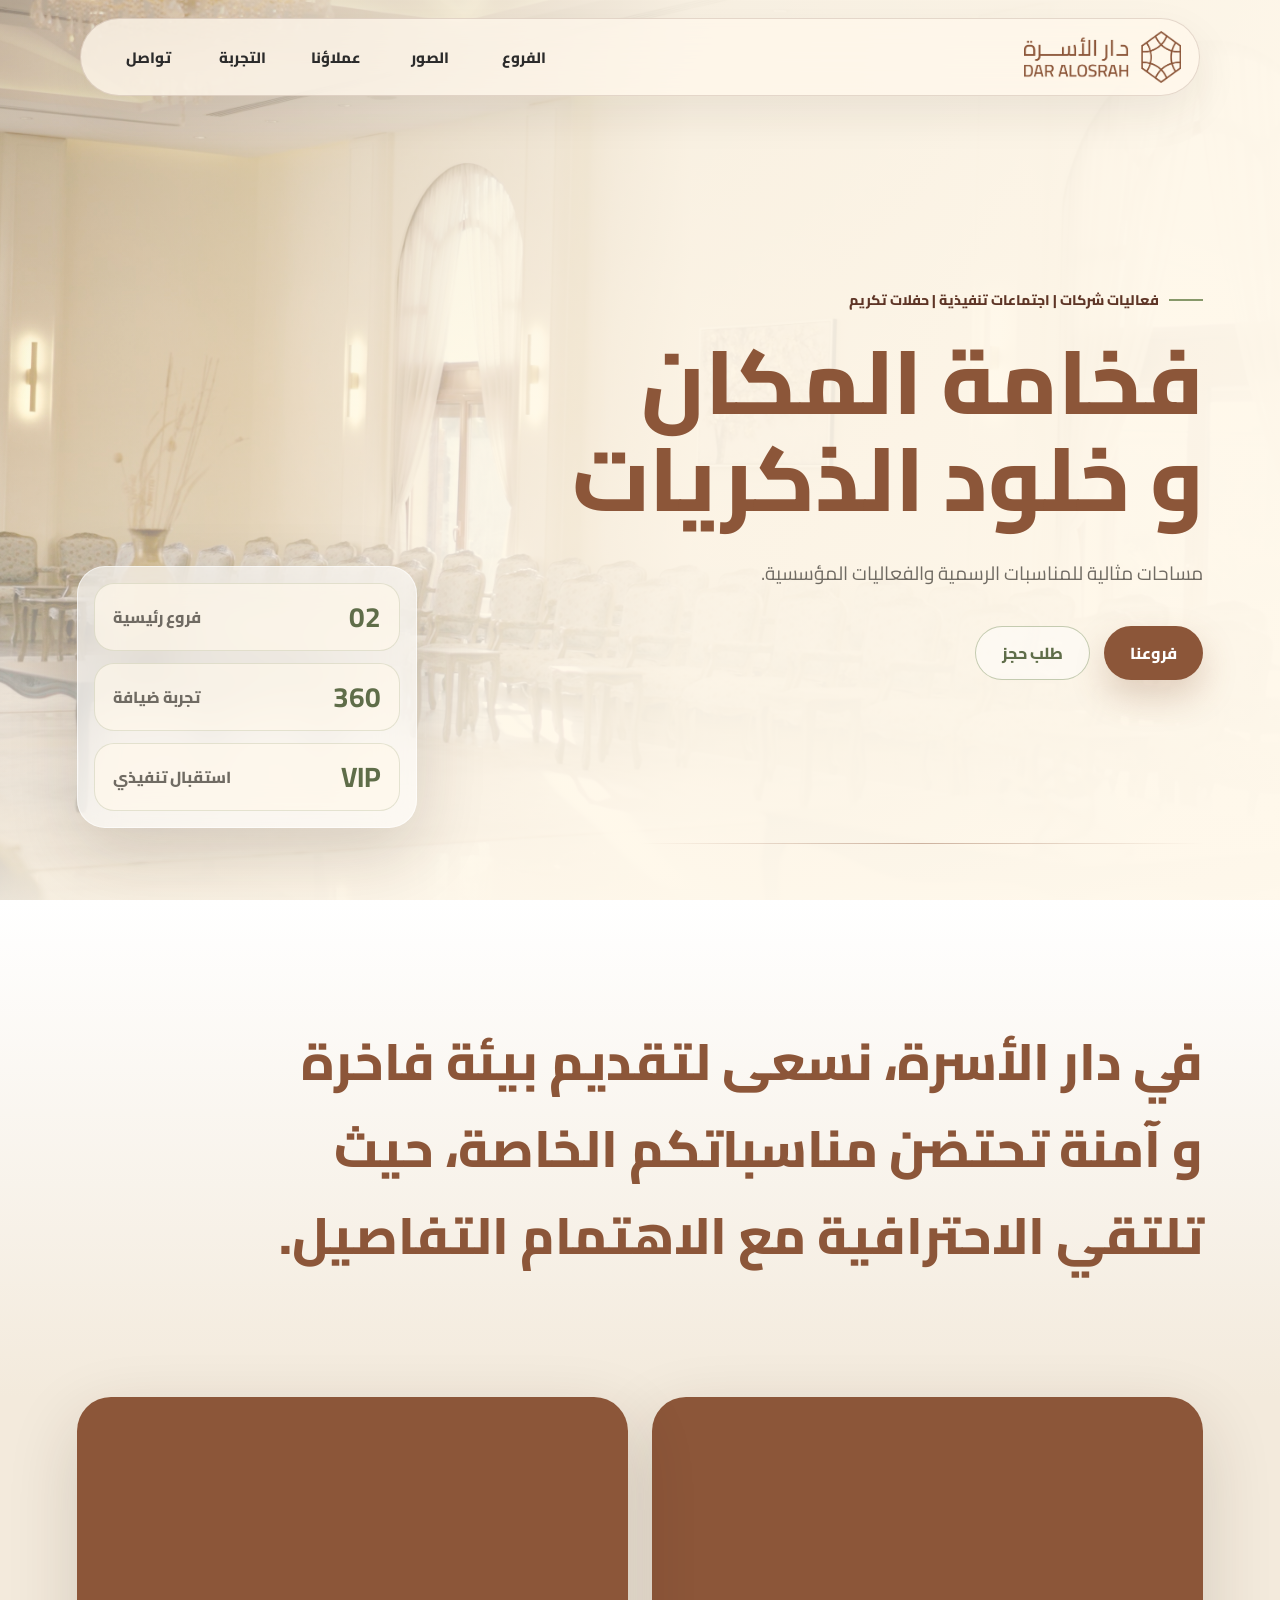
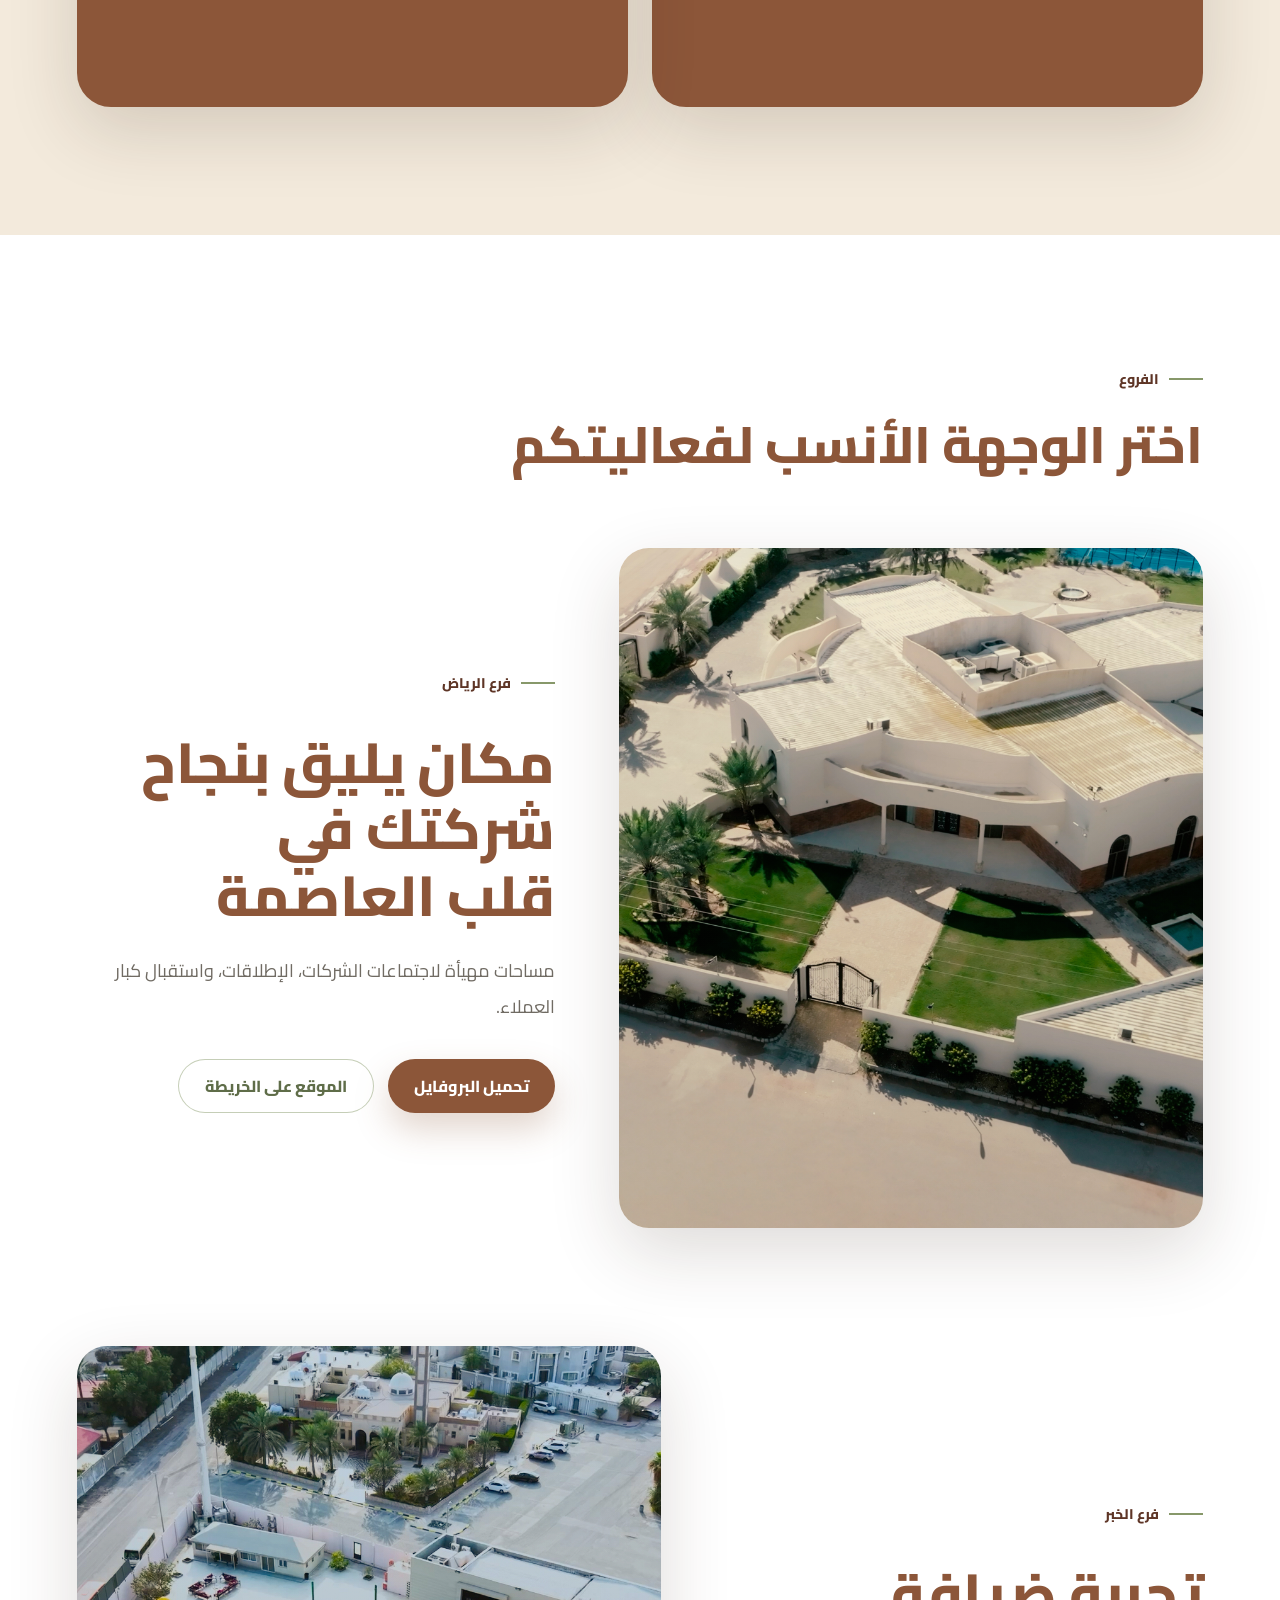
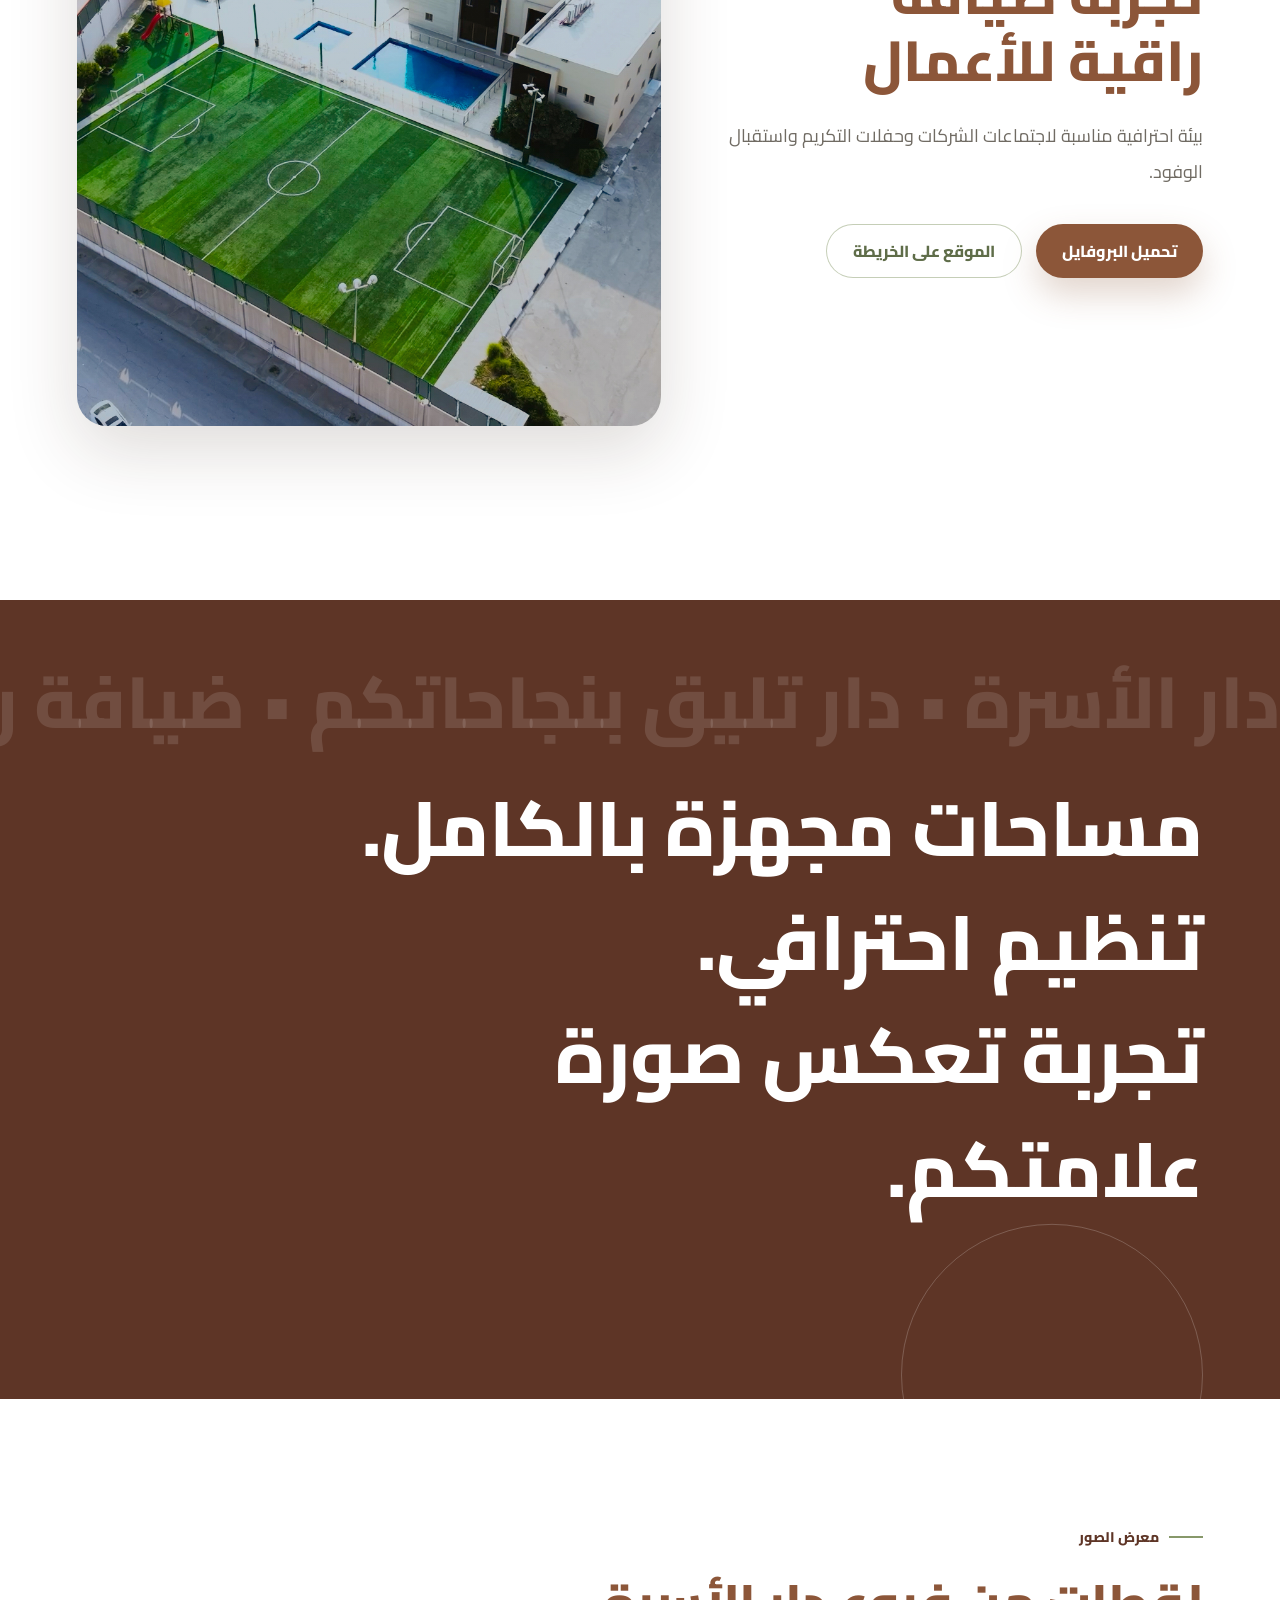
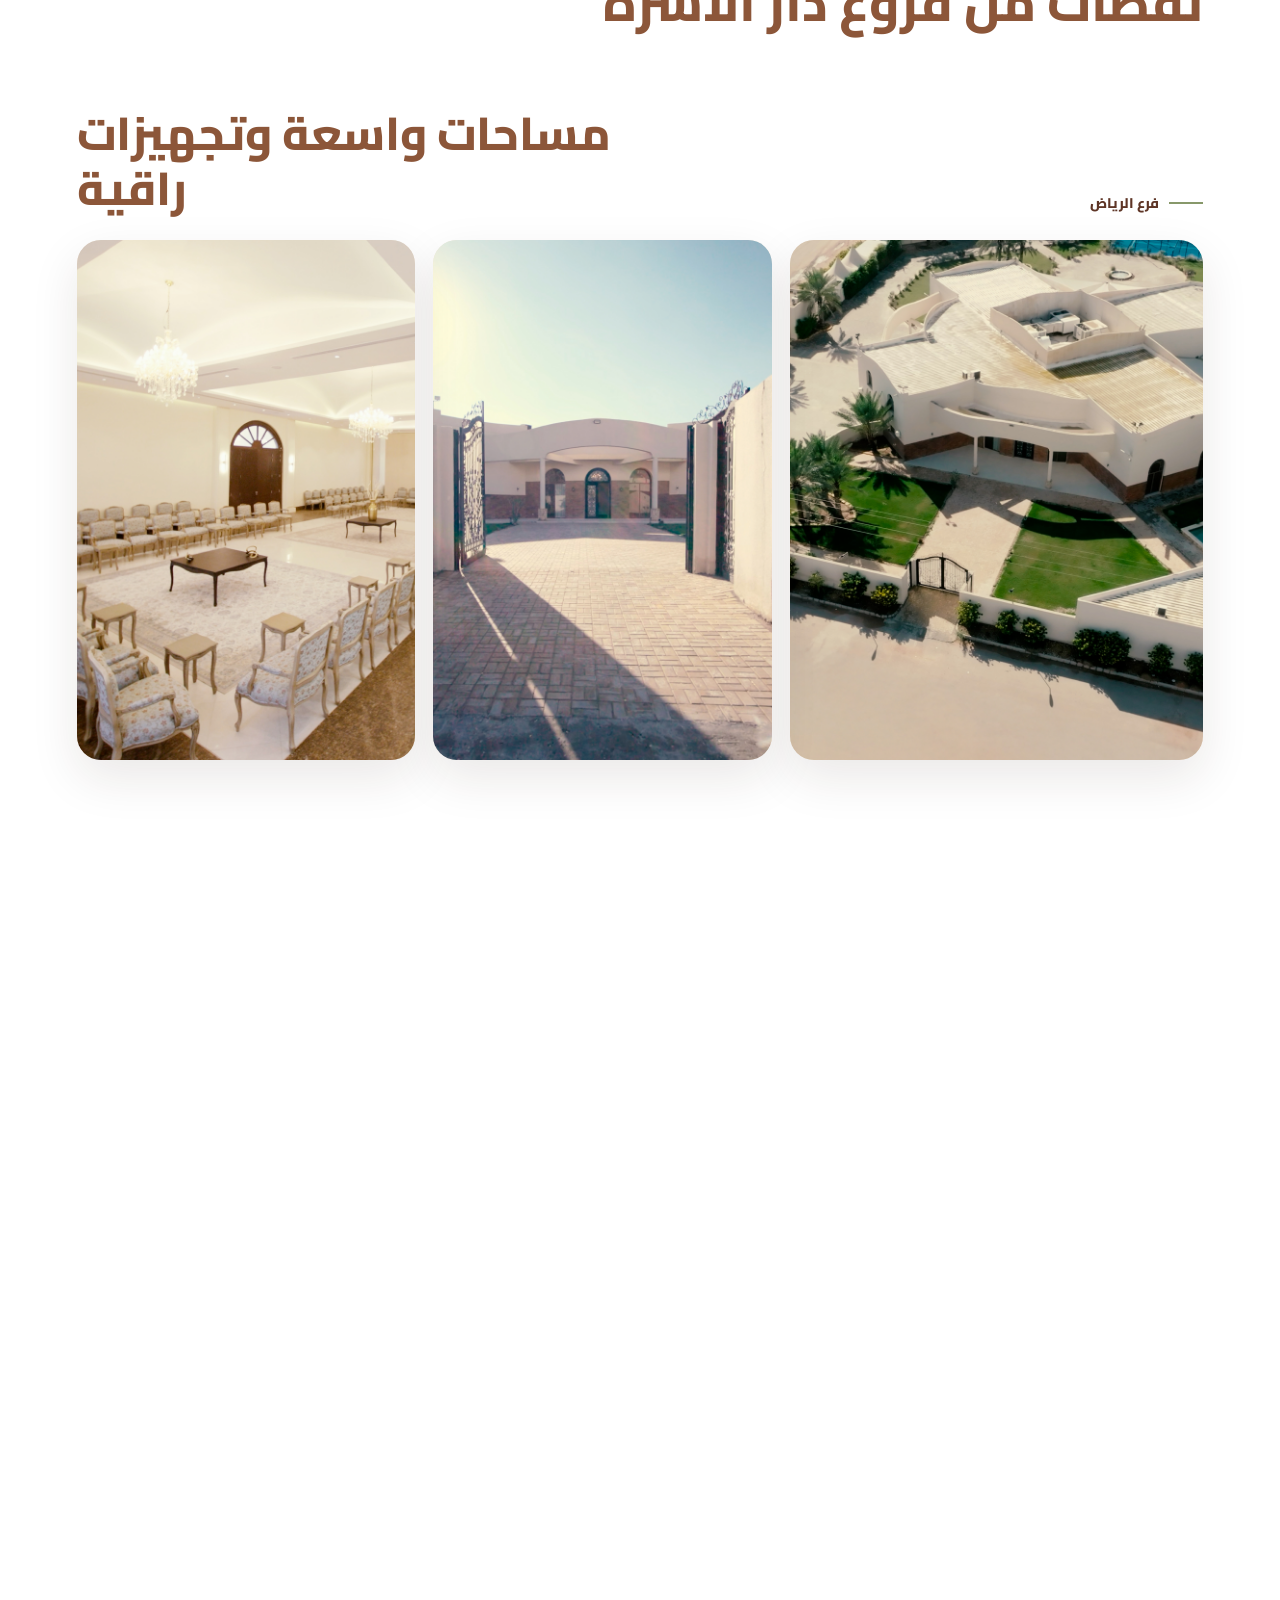
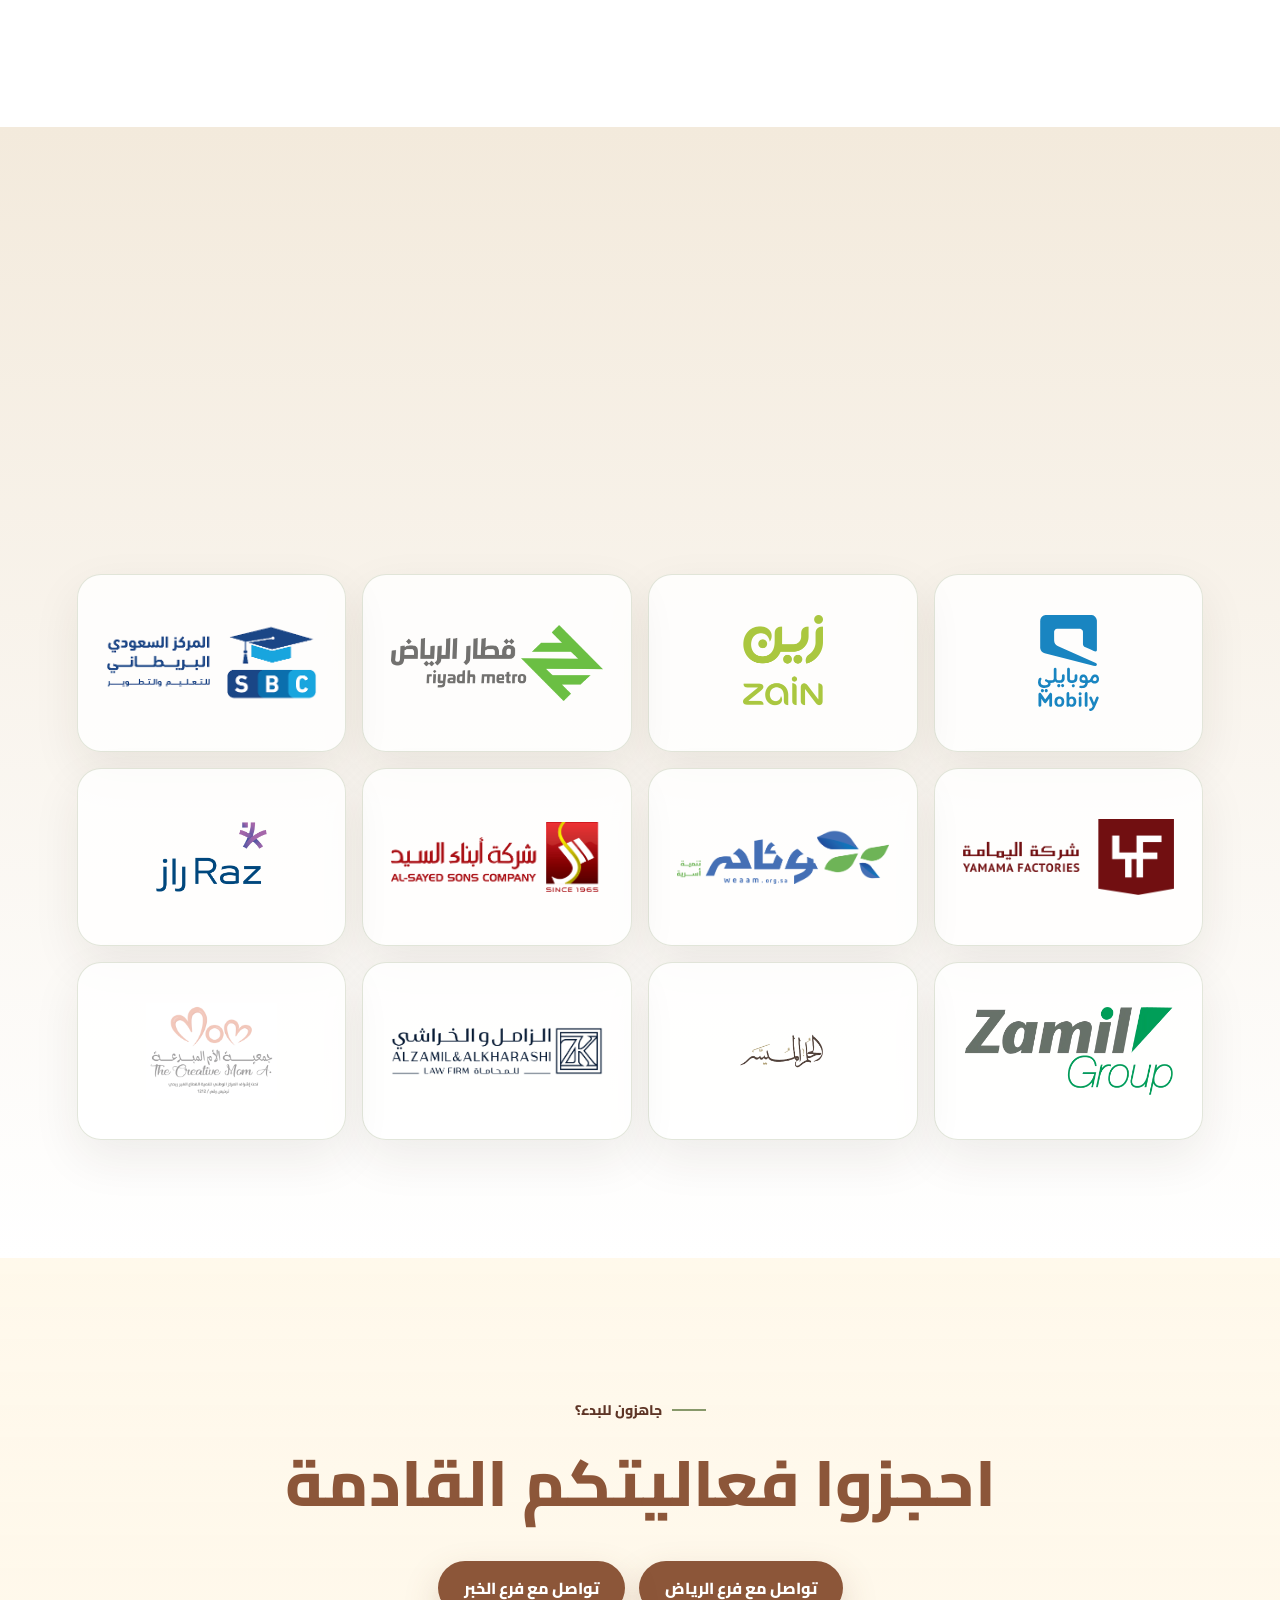
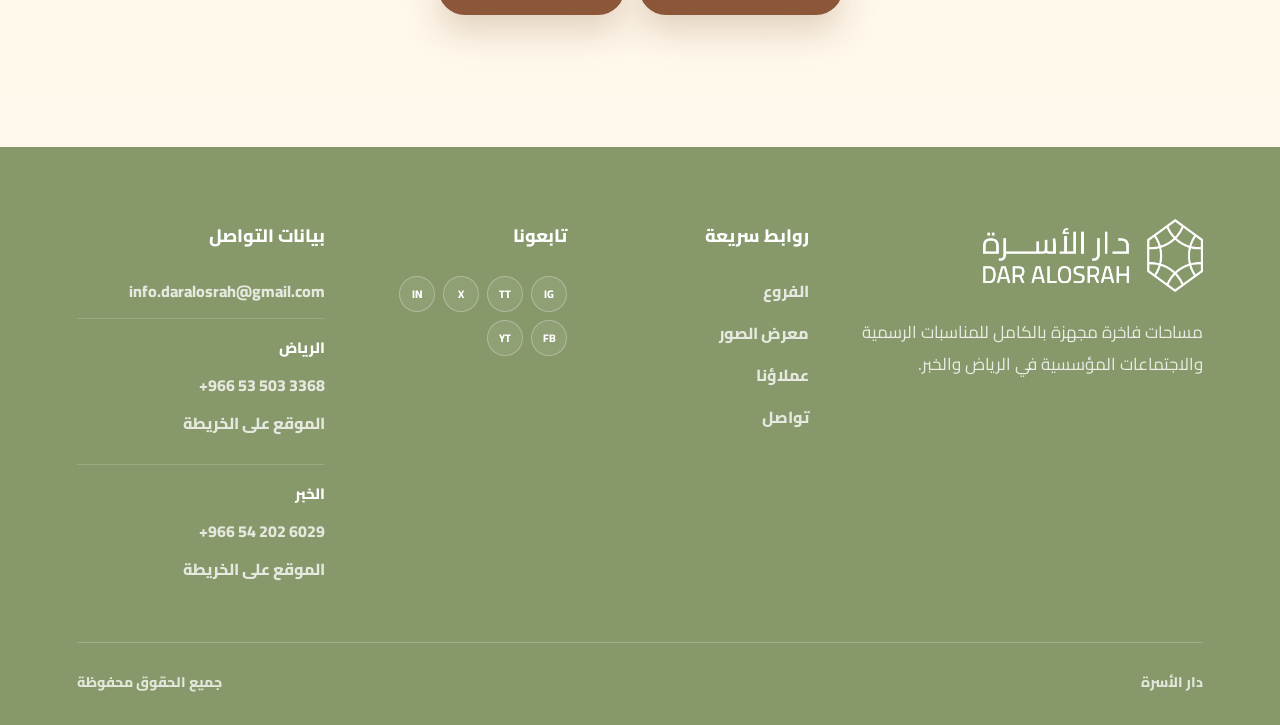
<file: index.html>
<!DOCTYPE html>
<html lang="ar" dir="rtl">
<head>
  <!-- Google tag (gtag.js) -->
<script async src="https://www.googletagmanager.com/gtag/js?id=G-S766LH1B18"></script>
<script>
  window.dataLayer = window.dataLayer || [];
  function gtag(){dataLayer.push(arguments);}
  gtag('js', new Date());

  gtag('config', 'G-S766LH1B18');
</script>
<meta charset="UTF-8">
<meta name="viewport" content="width=device-width, initial-scale=1.0">
<title>دار الأسرة | فعاليات الشركات</title>
<link rel="stylesheet" href="assets/styles.css?v=clients-v2">
<link rel="preconnect" href="https://fonts.googleapis.com">
<link rel="preconnect" href="https://fonts.gstatic.com" crossorigin>
</head>
<body>

<header class="header">
  <a class="logo" href="#" aria-label="دار الأسرة">
    <img src="assets/dar-alosrah-logo.png" alt="دار الأسرة">
  </a>

  <button class="menu-toggle" type="button" aria-label="فتح القائمة" aria-expanded="false">
    <span></span>
    <span></span>
  </button>

  <nav class="nav">
    <a href="#branches">الفروع</a>
    <a href="gallery.html">الصور</a>
    <a href="#clients">عملاؤنا</a>
    <a href="#experience">التجربة</a>
    <a href="#contact">تواصل</a>
  </nav>
</header>

<main>
  <section class="hero">
    <img class="hero-image" src="assets/hero-ceremony.jpg?v=ceremony-hall" alt="">
    <div class="hero-overlay"></div>

    <div class="hero-content reveal">
      <p class="kicker">فعاليات شركات | اجتماعات تنفيذية | حفلات تكريم</p>

      <h1>
        فخامة المكان
        و خلود الذكريات
      </h1>

      <p class="description">
مساحات مثالية للمناسبات الرسمية والفعاليات المؤسسية.   </p>

      <div class="hero-actions">
        <a href="#branches" class="btn-primary">فروعنا</a>
        <a href="#contact" class="btn-ghost">طلب حجز</a>
      </div>
    </div>

    <div class="hero-panel reveal delay-1" aria-label="ملخص الخدمات">
      <div>
        <strong>02</strong>
        <span>فروع رئيسية</span>
      </div>
      <div>
        <strong>360</strong>
        <span>تجربة ضيافة</span>
      </div>
      <div>
        <strong>VIP</strong>
        <span>استقبال تنفيذي</span>
      </div>
    </div>
  </section>

  <section class="statement reveal">
    <p>
      في دار الأسرة، نسعى لتقديم بيئة فاخرة و آمنة تحتضن مناسباتكم الخاصة، حيث تلتقي الاحترافية مع الاهتمام التفاصيل.
    </p>
  </section>

  <section class="experience-video reveal" aria-label="تجربة ضيافة احترافية">
    <div class="video-frame">
      <iframe
        src="https://www.youtube.com/embed/HNjCKMeLueY"
        title="تجربة ضيافة احترافية - دار الأسرة"
        loading="lazy"
        allow="accelerometer; autoplay; clipboard-write; encrypted-media; gyroscope; picture-in-picture; web-share"
        allowfullscreen>
      </iframe>
    </div>

    <div class="video-frame">
      <iframe
        src="https://www.youtube.com/embed/y7Uhw6JlPA8"
        title="جولة في دار الأسرة"
        loading="lazy"
        allow="accelerometer; autoplay; clipboard-write; encrypted-media; gyroscope; picture-in-picture; web-share"
        allowfullscreen>
      </iframe>
    </div>
  </section>

  <section class="branches" id="branches">
    <div class="section-heading reveal">
      <span>الفروع</span>
      <h2>اختر الوجهة الأنسب لفعاليتكم</h2>
    </div>

    <article class="branch-grid reveal">
      <div class="branch-image">
        <img src="assets/riyadh-branch.jpg" alt="فرع دار الأسرة في الرياض من الأعلى">
      </div>

      <div class="branch-content">
        <span>فرع الرياض</span>

        <h3>
          مكان يليق بنجاح شركتك
          في قلب العاصمة
        </h3>

        <p>
          مساحات مهيأة لاجتماعات الشركات، الإطلاقات، واستقبال كبار العملاء.
        </p>

        <div class="buttons">
          <a href="profiles/dar-alosrah-riyadh-profile.pdf" download="dar-alosrah-riyadh-profile.pdf">تحميل البروفايل</a>
          <a href="https://maps.app.goo.gl/mAaSq46W7wRKwmjG7?g_st=ic" target="_blank" rel="noopener noreferrer">الموقع على الخريطة</a>
        </div>
      </div>
    </article>

    <article class="branch-grid reverse reveal">
      <div class="branch-image">
        <img src="assets/khobar-branch.jpg" alt="فرع دار الأسرة في الخبر من الأعلى">
      </div>

      <div class="branch-content">
        <span>فرع الخبر</span>

        <h3>
          تجربة ضيافة
          راقية للأعمال
        </h3>

        <p>
          بيئة احترافية مناسبة لاجتماعات الشركات وحفلات التكريم واستقبال الوفود.
        </p>

        <div class="buttons">
          <a href="profiles/dar-alosrah-khobar-profile.pdf" download="dar-alosrah-khobar-profile.pdf">تحميل البروفايل</a>
          <a href="https://maps.app.goo.gl/p1dW2edBpozfpD877?g_st=ic" target="_blank" rel="noopener noreferrer">الموقع على الخريطة</a>
        </div>
      </div>
    </article>
  </section>

  <section class="experience-statement" id="experience">
    <div class="marquee" aria-hidden="true">
      <span>دار الأسرة • دار تليق بنجاحاتكم • ضيافة راقية • </span>
      <span>دار الأسرة • دار تليق بنجاحاتكم • ضيافة راقية • </span>
    </div>

    <h2 class="reveal">
      مساحات مجهزة بالكامل.<br>
      تنظيم احترافي.<br>
      تجربة تعكس صورة علامتكم.
    </h2>
  </section>

  <section class="gallery-section" aria-label="معرض الصور">
    <div class="section-heading reveal">
      <span>معرض الصور</span>
      <h2>لقطات من فروع دار الأسرة</h2>
    </div>

    <div class="gallery-category reveal">
      <div class="gallery-category-header">
        <span>فرع الرياض</span>
        <h3>مساحات واسعة وتجهيزات راقية</h3>
      </div>

      <div class="gallery-grid">
        <figure>
          <img src="assets/riyadh-branch.jpg" alt="فرع الرياض من الأعلى">
        </figure>
        <figure>
          <img src="assets/home-riyadh-gate.jpg?v=riyadh-gate" alt="مدخل فرع الرياض">
        </figure>
        <figure>
          <img src="assets/gallery-hall.jpg" alt="قاعة واسعة لاجتماعات وفعاليات الشركات">
        </figure>
      </div>
    </div>

    <div class="gallery-category reveal">
      <div class="gallery-category-header">
        <span>فرع الخبر</span>
        <h3>بيئة مناسبة للضيافة وفعاليات الأعمال</h3>
      </div>

      <div class="gallery-grid">
        <figure>
          <img src="assets/khobar-branch.jpg" alt="فرع الخبر من الأعلى">
        </figure>
        <figure>
          <img src="assets/gallery-lounge.jpg" alt="صالة ضيافة في دار الأسرة">
        </figure>
        <figure>
          <img src="assets/gallery-ceremony.jpg?v=kh-lounge" alt="قاعة مناسبات مجهزة للفعاليات">
        </figure>
      </div>
    </div>

    <div class="gallery-more-actions reveal">
      <a href="gallery.html">عرض المزيد</a>
    </div>
  </section>

  <section class="clients-section" id="clients">
    <div class="section-heading reveal">
      <span>عملاؤنا</span>
      <h2>شركاء وثقوا بدار الأسرة لاستضافة مناسباتهم</h2>
    </div>

    <div class="clients-intro reveal">
      <p>
        نفخر باستضافة فعاليات الشركات والجهات التي تبحث عن تجربة ضيافة راقية، تنظيم احترافي، ومساحات تليق بحضورها.
      </p>
    </div>

    <div class="clients-logo-grid reveal" aria-label="شعارات عملاء دار الأسرة">
      <figure class="client-logo-card">
        <img src="assets/clients/mobily.svg" alt="Mobily">
      </figure>
      <figure class="client-logo-card">
        <img src="assets/clients/zain.png" alt="Zain">
      </figure>
      <figure class="client-logo-card">
        <img src="assets/clients/riyadh-metro.png" alt="Riyadh Metro">
      </figure>
      <figure class="client-logo-card">
        <img src="assets/clients/sbc.png" alt="SBC">
      </figure>
      <figure class="client-logo-card">
        <img src="assets/clients/yamama-factories.png" alt="Yamama Factories">
      </figure>
      <figure class="client-logo-card">
        <img src="assets/clients/weaam.png" alt="Weaam">
      </figure>
      <figure class="client-logo-card">
        <img src="assets/clients/al-sayed-sons-v2.png" alt="Al-Sayed Sons Company">
      </figure>
      <figure class="client-logo-card">
        <img src="assets/clients/jil-raz.png" alt="JilRaz">
      </figure>
      <figure class="client-logo-card">
        <img src="assets/clients/zamil-group.webp" alt="Zamil Group">
      </figure>
      <figure class="client-logo-card">
        <img src="assets/clients/al-ramis-v2.png" alt="Al Ramis">
      </figure>
      <figure class="client-logo-card">
        <img src="assets/clients/alzamil-alkharashi.png" alt="Alzamil & Alkharashi Law Firm">
      </figure>
      <figure class="client-logo-card">
        <img src="assets/clients/creative-mom.png" alt="The Creative Mom Association">
      </figure>
    </div>
  </section>

  <section class="cta" id="contact">
    <div class="cta-inner reveal">
      <span>جاهزون للبدء؟</span>
      <h2>احجزوا فعاليتكم القادمة</h2>

      <div class="cta-buttons">
        <a href="https://wa.me/966535033368" target="_blank" rel="noopener noreferrer">تواصل مع فرع الرياض</a>
        <a href="https://wa.me/966542026029" target="_blank" rel="noopener noreferrer">تواصل مع فرع الخبر</a>
      </div>
    </div>
  </section>
</main>

<footer class="site-footer">
  <div class="footer-brand">
    <img src="assets/dar-alosrah-logo.png" alt="دار الأسرة">
    <p>مساحات فاخرة مجهزة بالكامل للمناسبات
الرسمية والاجتماعات المؤسسية في الرياض والخبر.</p>
  </div>

  <div class="footer-links">
    <h3>روابط سريعة</h3>
    <a href="#branches">الفروع</a>
    <a href="gallery.html">معرض الصور</a>
    <a href="#clients">عملاؤنا</a>
    <a href="#contact">تواصل</a>
  </div>

  <div class="footer-social">
    <h3>تابعونا</h3>
    <div class="social-links" aria-label="روابط التواصل الاجتماعي">
      <a href="https://www.instagram.com/daralosrah" aria-label="Instagram" target="_blank" rel="noopener noreferrer">IG</a>
      <a href="https://www.tiktok.com/@daralosrah" aria-label="TikTok" target="_blank" rel="noopener noreferrer">TT</a>
      <a href="https://x.com/daralosrah" aria-label="X" target="_blank" rel="noopener noreferrer">X</a>
      <a href="https://www.linkedin.com/company/dar-alosrah/" aria-label="LinkedIn" target="_blank" rel="noopener noreferrer">IN</a>
      <a href="https://www.facebook.com/people/Dar-Alosrah/61586780235686/?mibextid=wwXIfr&amp;rdid=LRDDMT0wYE7sK3en&amp;share_url=https%3A%2F%2Fwww.facebook.com%2Fshare%2F1AYmwpd3Va%2F%3Fmibextid%3DwwXIfr" aria-label="Facebook" target="_blank" rel="noopener noreferrer">FB</a>
      <a href="https://www.youtube.com/@daralosrah" aria-label="YouTube" target="_blank" rel="noopener noreferrer">YT</a>
    </div>
  </div>

  <div class="footer-contact">
    <h3>بيانات التواصل</h3>
    <a href="mailto:info.daralosrah@gmail.com">info.daralosrah@gmail.com</a>
    <div class="footer-branch-contact">
      <strong>الرياض</strong>
      <a href="tel:+966535033368"><bdi dir="ltr">+966 53 503 3368</bdi></a>
      <a href="https://maps.app.goo.gl/mAaSq46W7wRKwmjG7?g_st=ic" target="_blank" rel="noopener noreferrer">الموقع على الخريطة</a>
    </div>
    <div class="footer-branch-contact">
      <strong>الخبر</strong>
      <a href="tel:+966542026029"><bdi dir="ltr">+966 54 202 6029</bdi></a>
      <a href="https://maps.app.goo.gl/p1dW2edBpozfpD877?g_st=ic" target="_blank" rel="noopener noreferrer">الموقع على الخريطة</a>
    </div>
  </div>

  <div class="footer-bottom">
    <span>دار الأسرة</span>
    <span>جميع الحقوق محفوظة</span>
  </div>
</footer>

<a href="#" class="whatsapp" aria-label="التواصل عبر واتساب">
واتساب
</a>

<script>
  const header = document.querySelector('.header');
  const toggle = document.querySelector('.menu-toggle');
  const nav = document.querySelector('.nav');
  const revealItems = document.querySelectorAll('.reveal');

  const setHeaderState = () => {
    header.classList.toggle('is-scrolled', window.scrollY > 16);
  };

  const observer = new IntersectionObserver((entries) => {
    entries.forEach((entry) => {
      if (entry.isIntersecting) {
        entry.target.classList.add('is-visible');
        observer.unobserve(entry.target);
      }
    });
  }, { threshold: 0.18 });

  revealItems.forEach((item) => observer.observe(item));
  setHeaderState();

  window.addEventListener('scroll', setHeaderState, { passive: true });

  toggle.addEventListener('click', () => {
    const isOpen = nav.classList.toggle('is-open');
    toggle.classList.toggle('is-open', isOpen);
    toggle.setAttribute('aria-expanded', String(isOpen));
  });

  nav.querySelectorAll('a').forEach((link) => {
    link.addEventListener('click', () => {
      nav.classList.remove('is-open');
      toggle.classList.remove('is-open');
      toggle.setAttribute('aria-expanded', 'false');
    });
  });
</script>

</body>
</html>
</file>
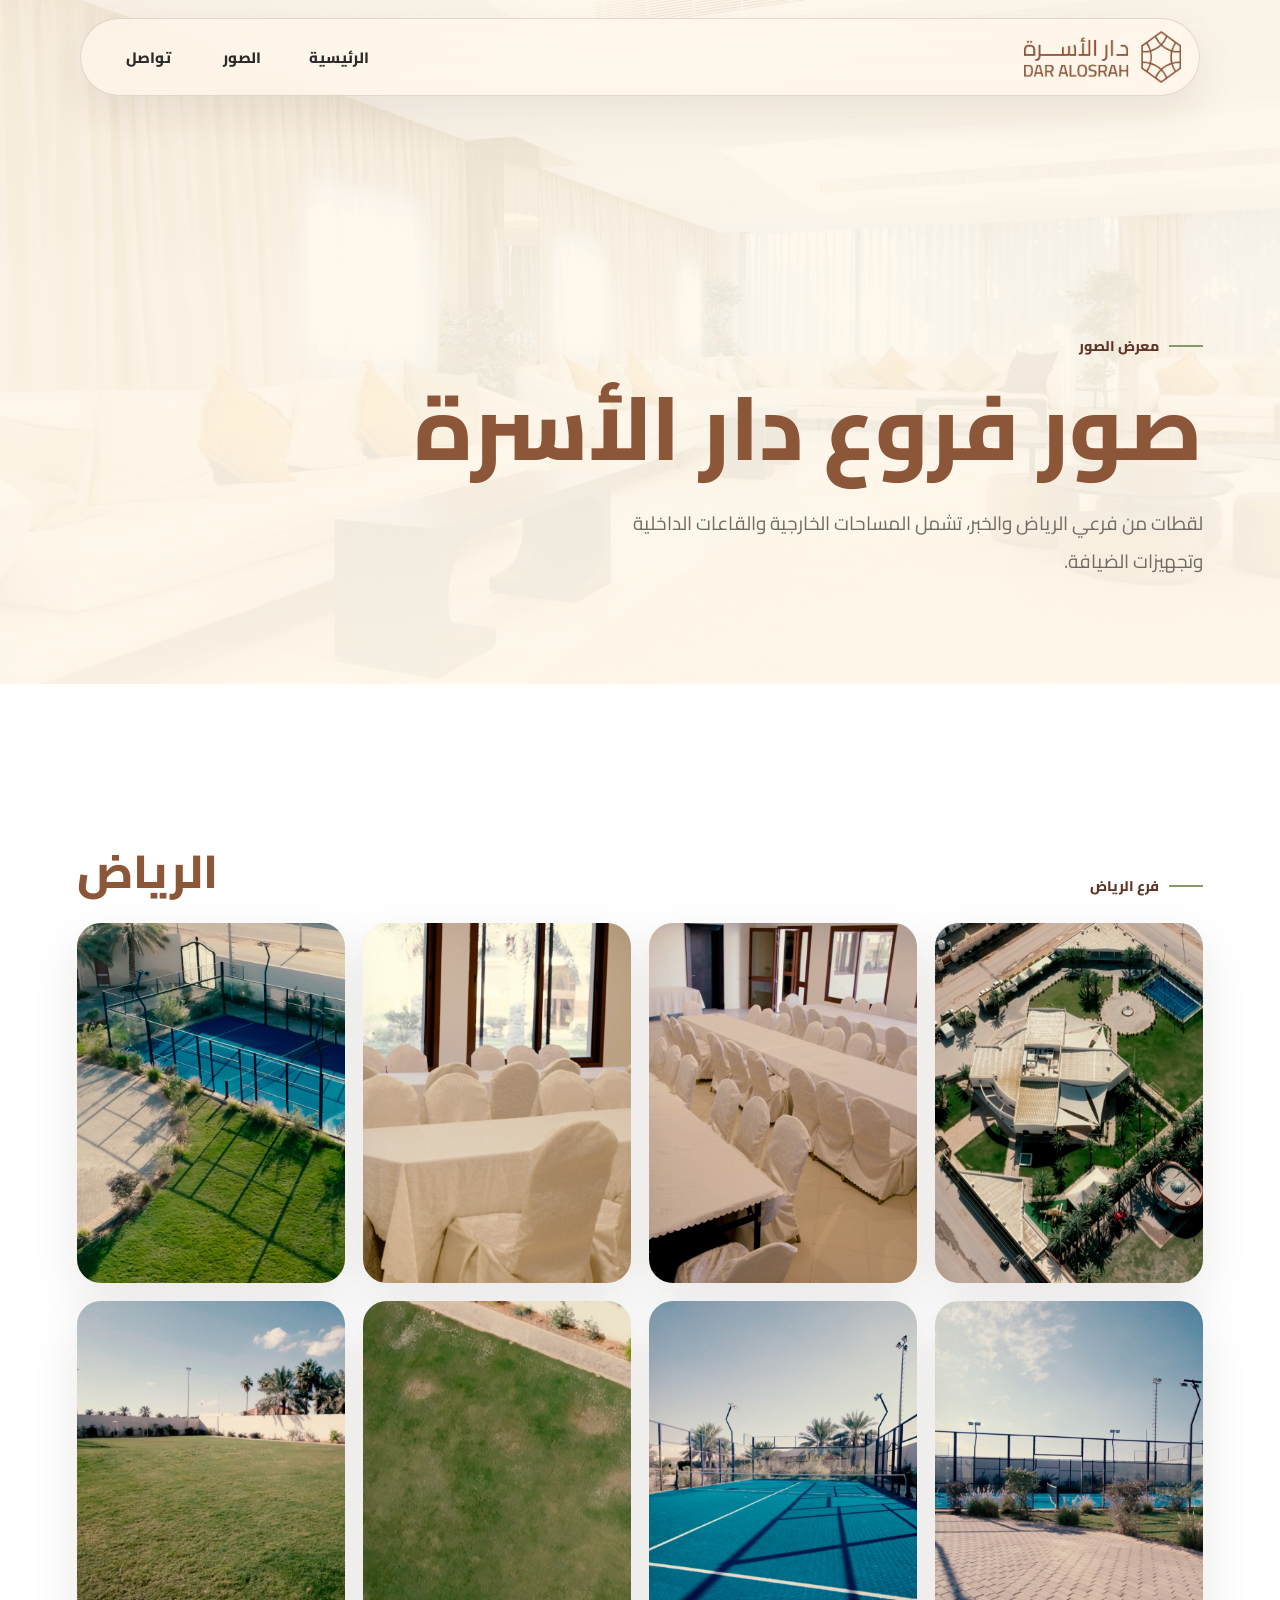
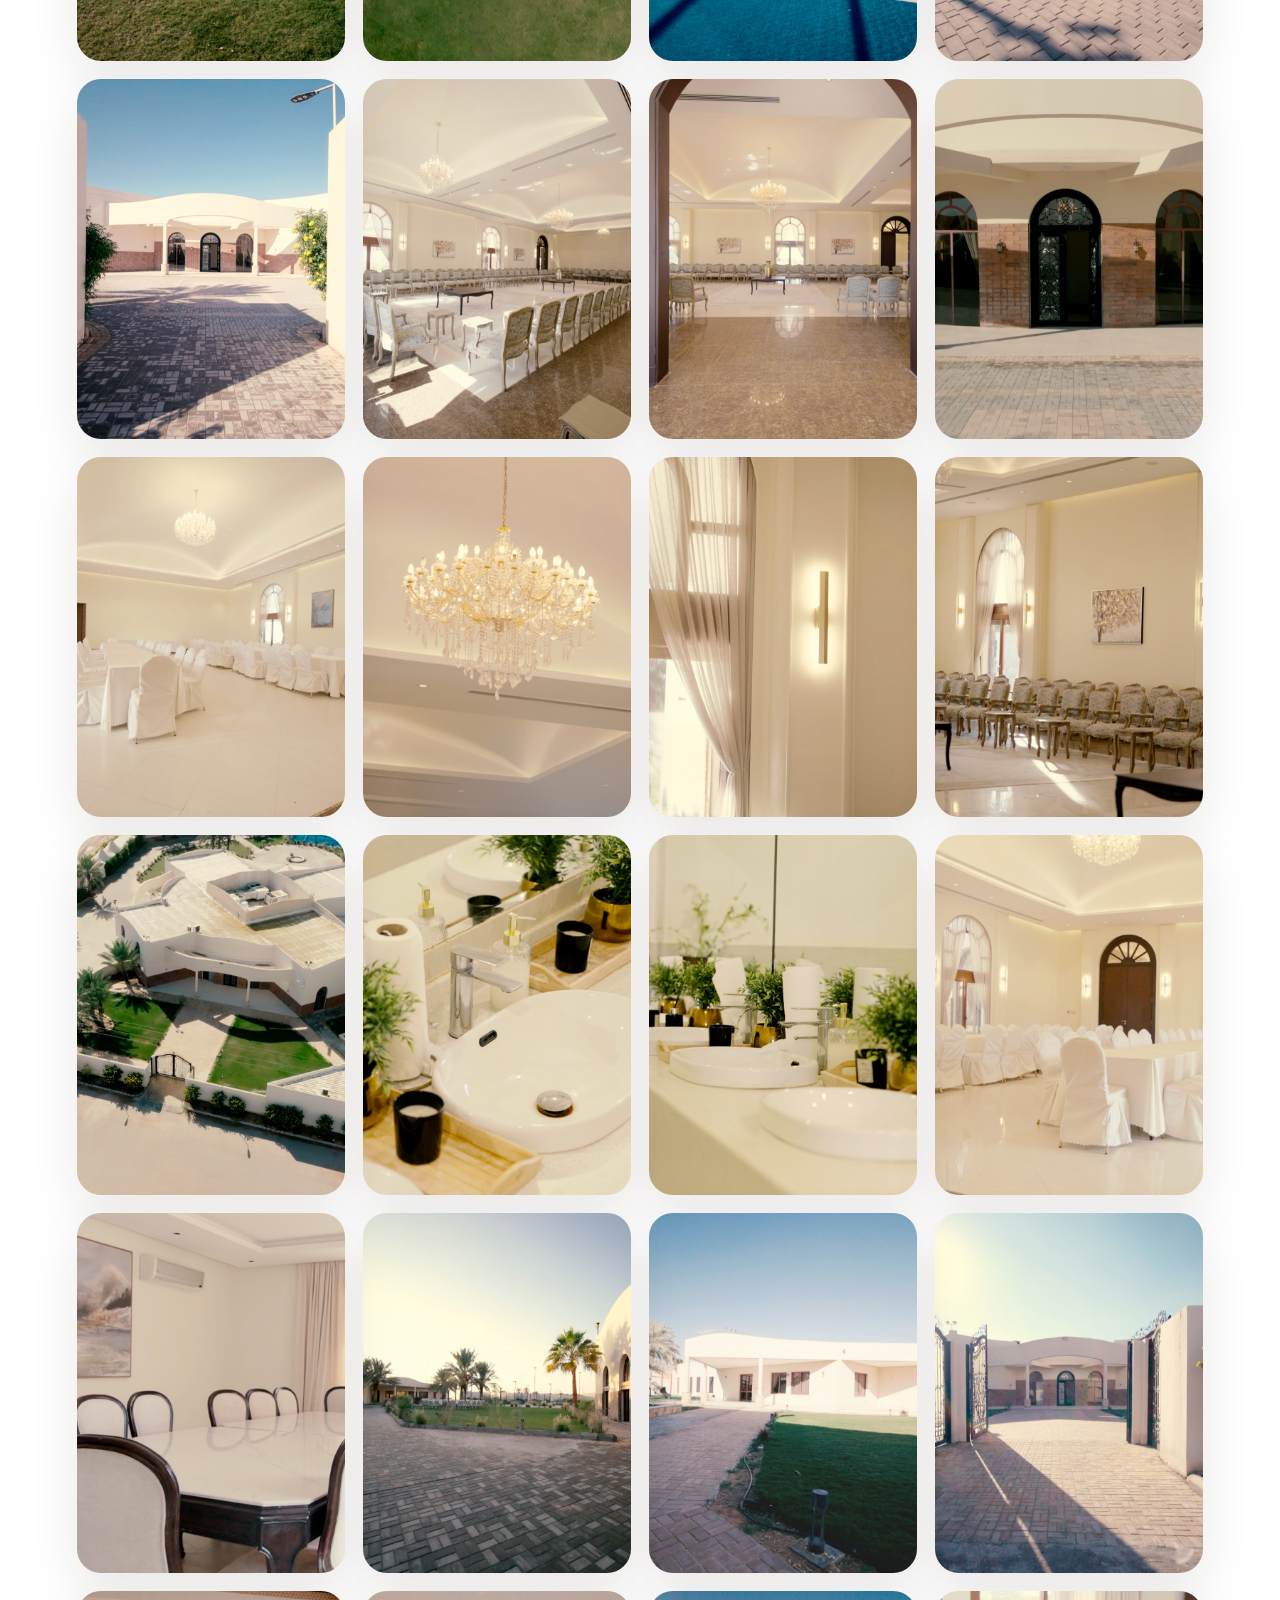
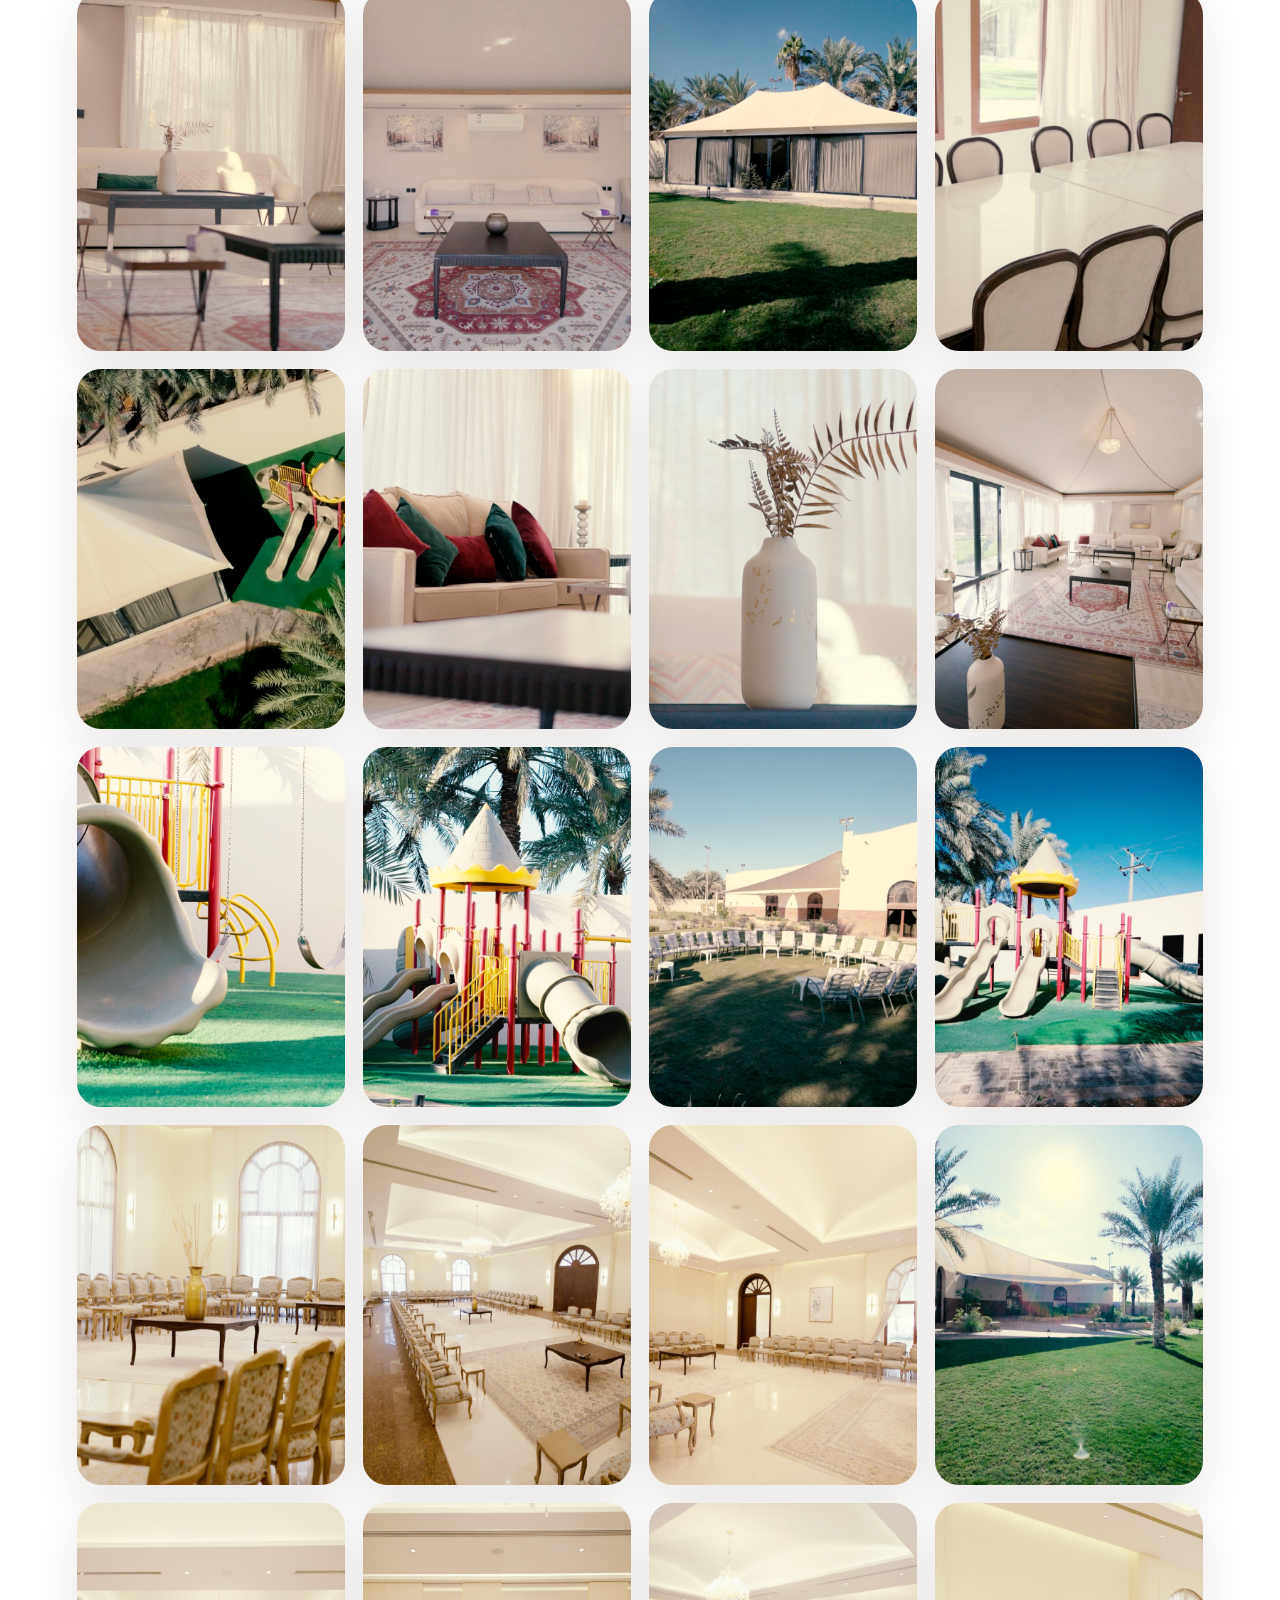
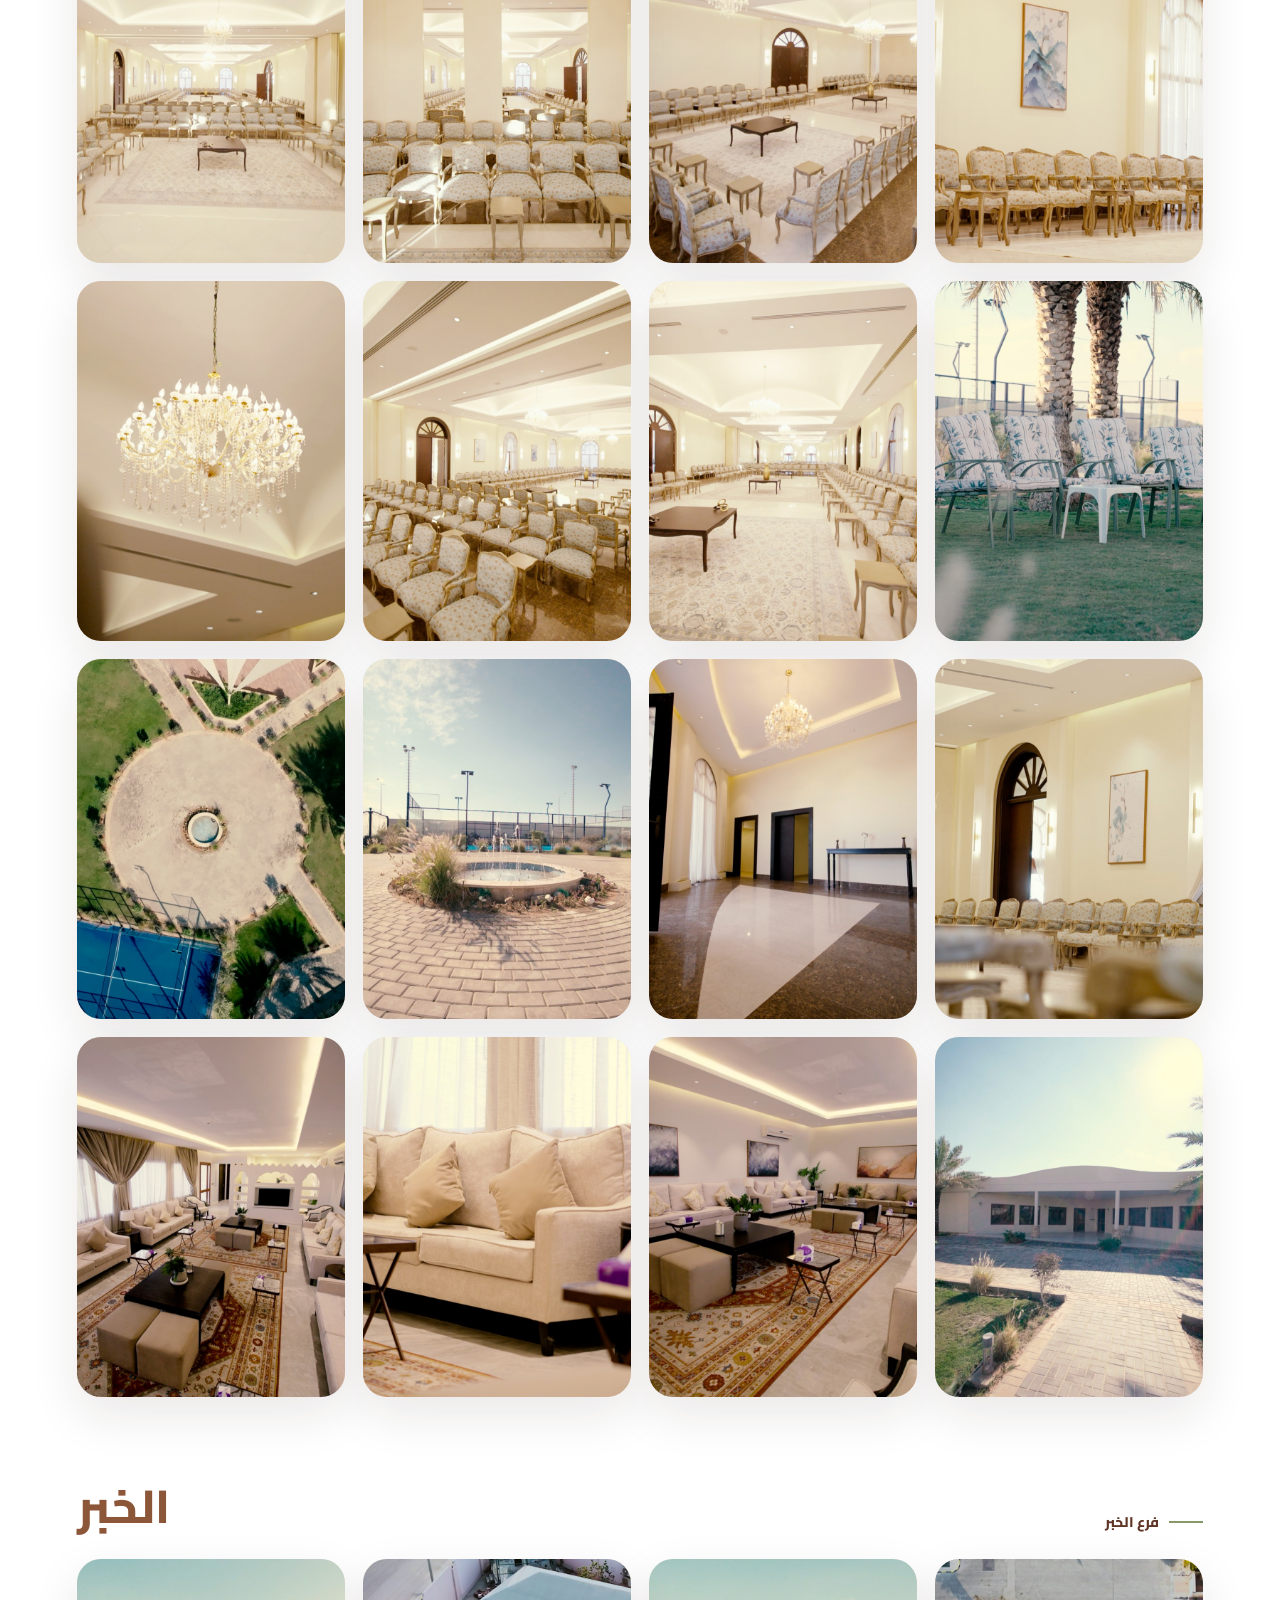
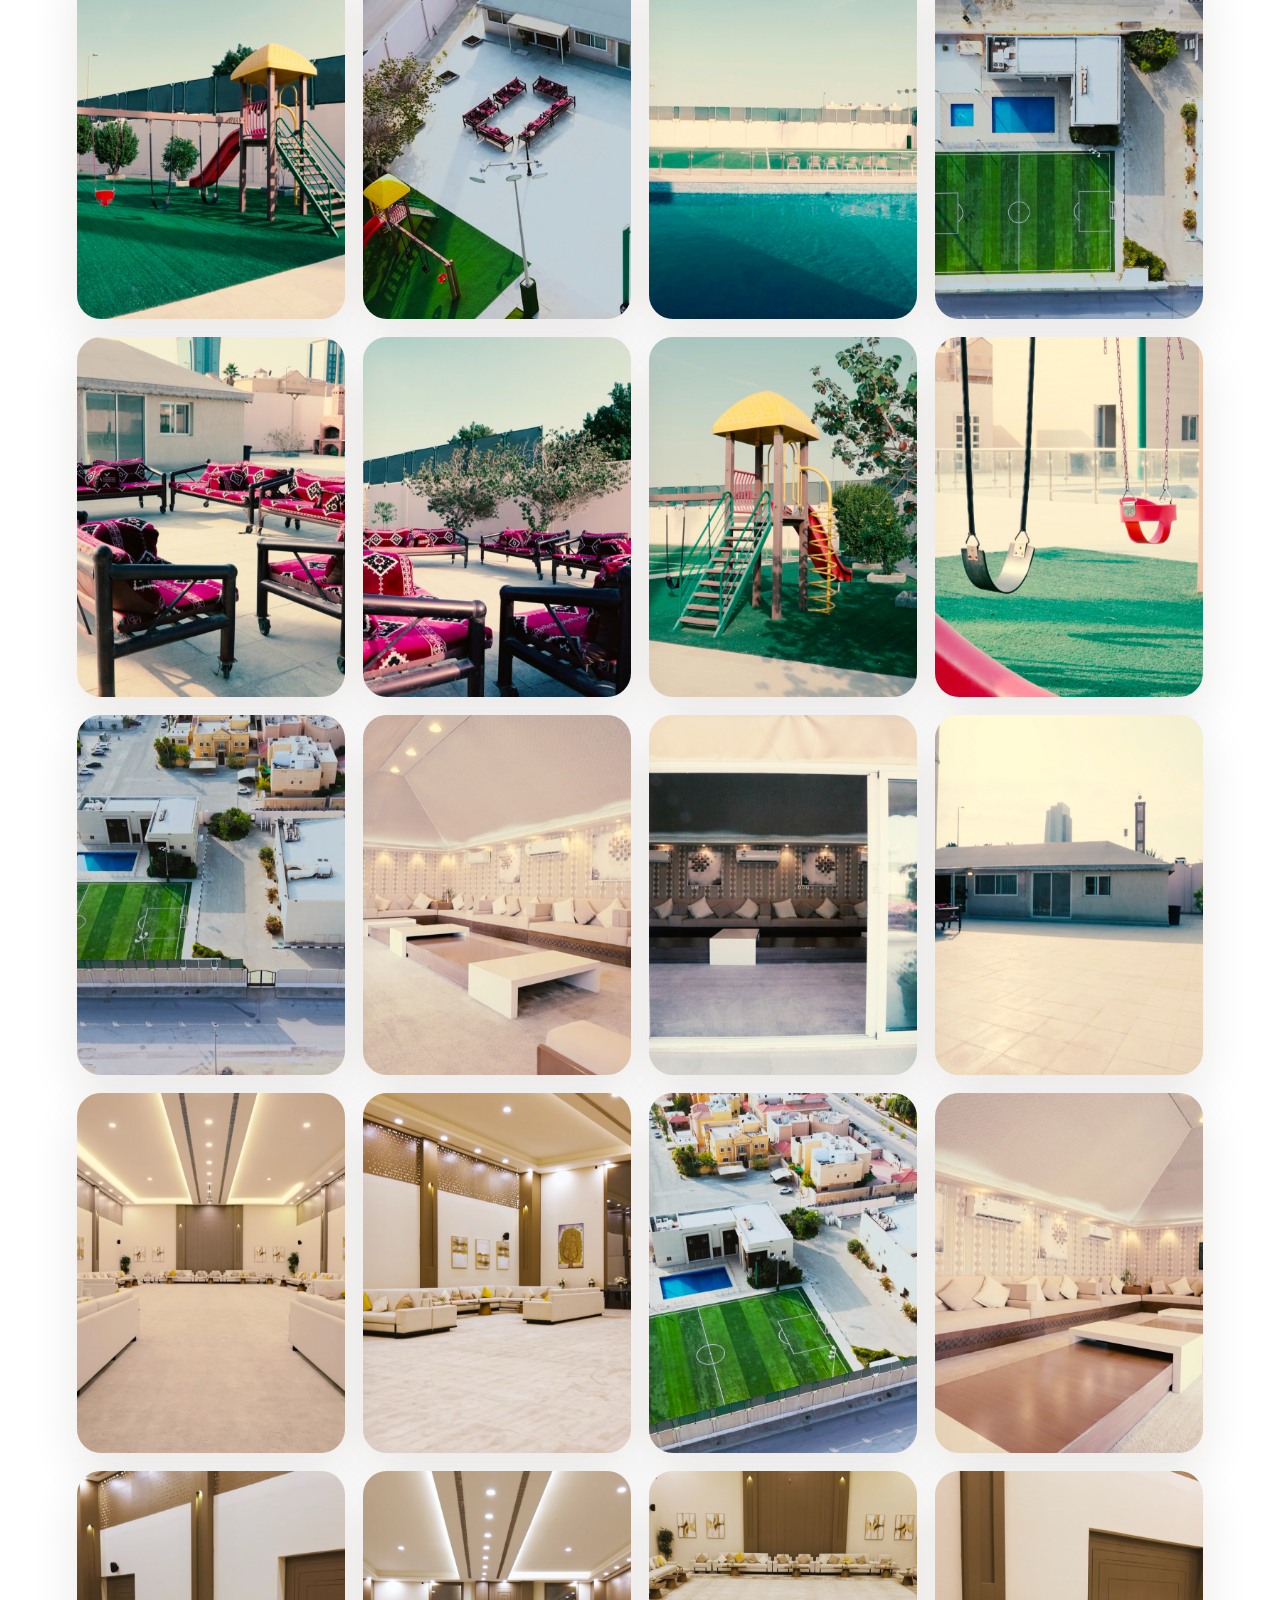
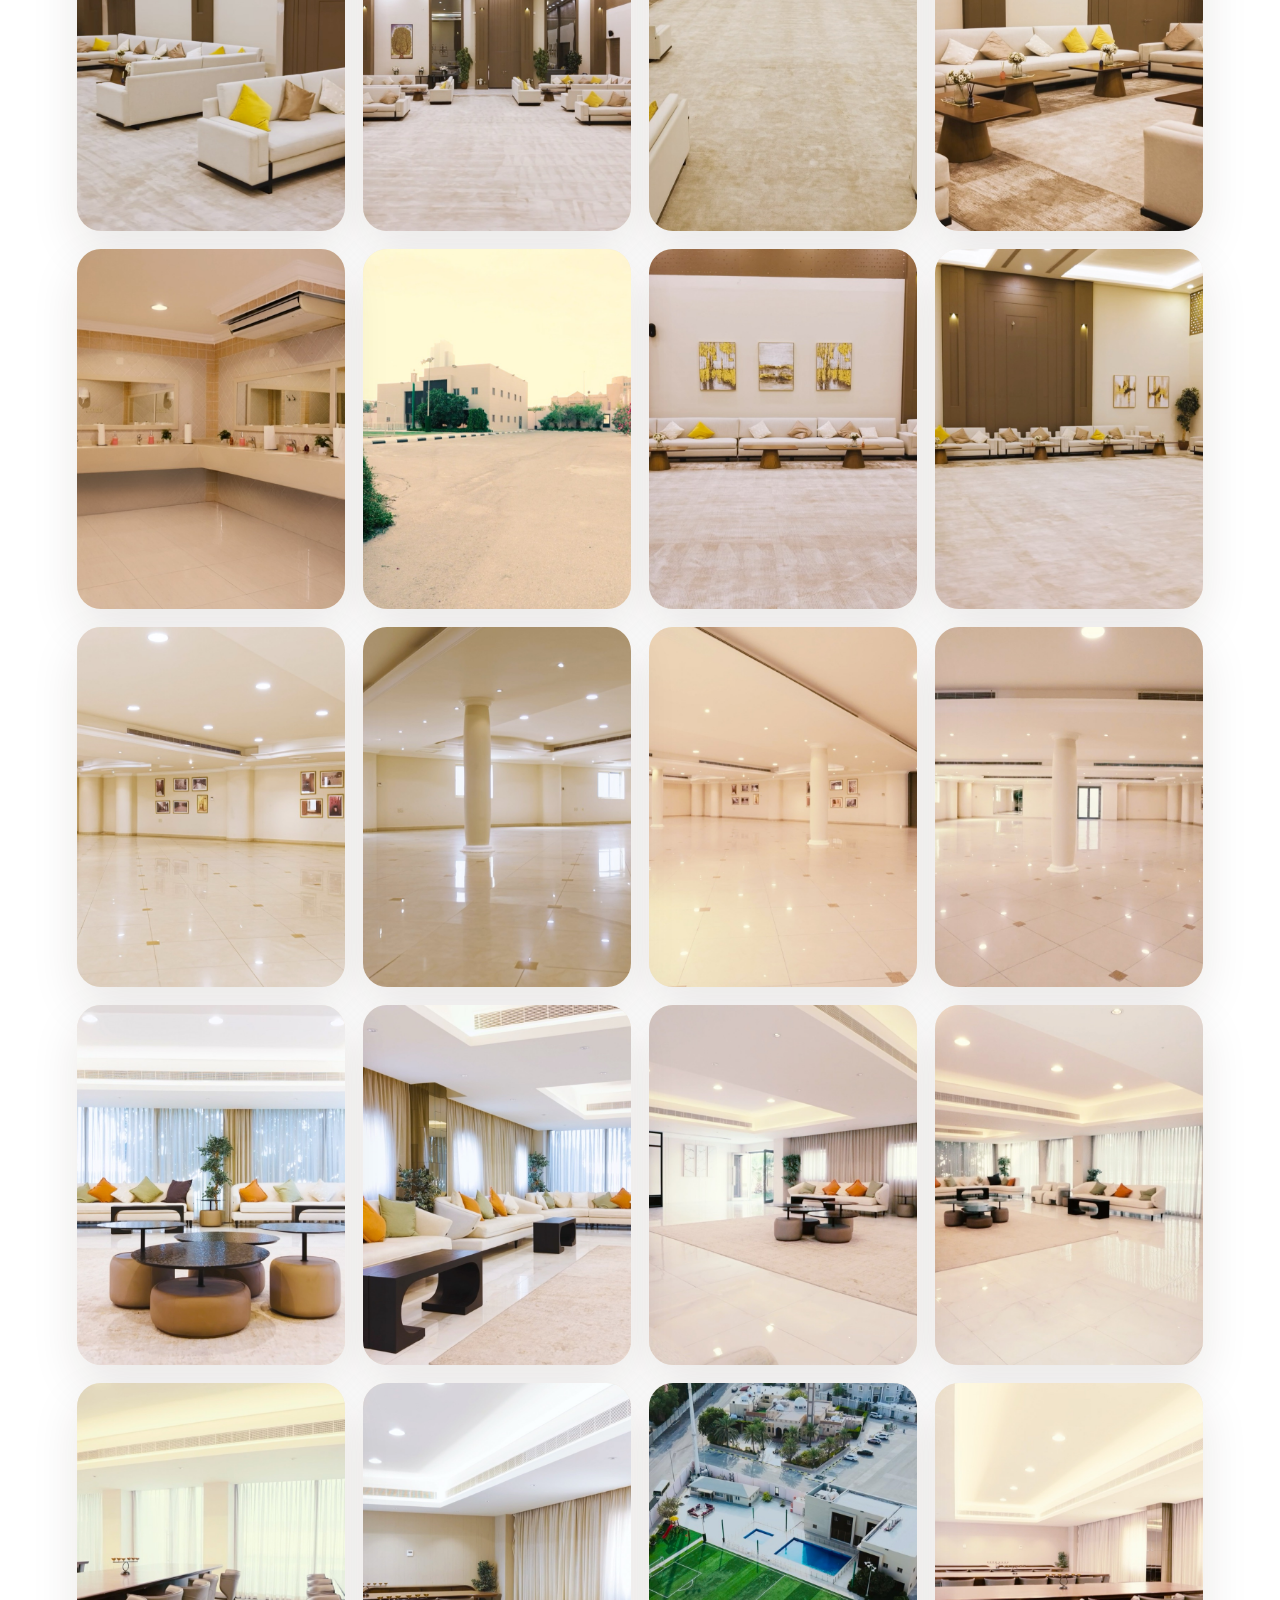
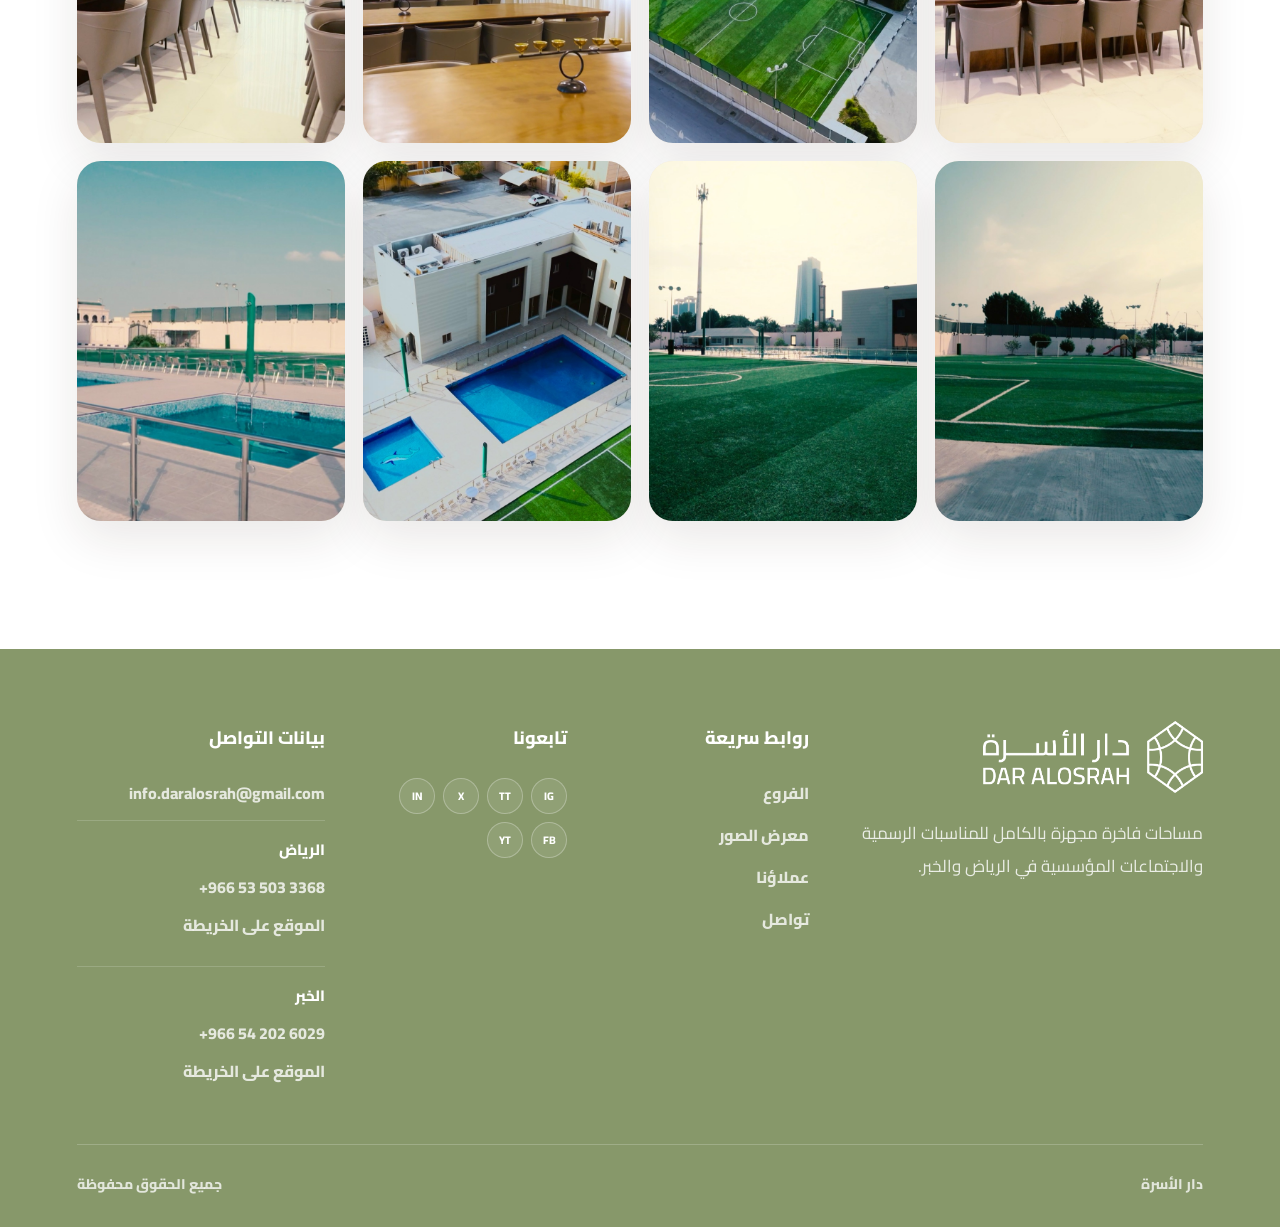
<file: gallery.html>
<!DOCTYPE html>
<html lang="ar" dir="rtl">
<head>
<meta charset="UTF-8">
<meta name="viewport" content="width=device-width, initial-scale=1.0">
<meta name="description" content="معرض صور فروع دار الأسرة في الرياض والخبر.">
<title>دار الأسرة | معرض الصور</title>
<link rel="stylesheet" href="assets/styles.css?v=clients-v2">
<link rel="preconnect" href="https://fonts.googleapis.com">
<link rel="preconnect" href="https://fonts.gstatic.com" crossorigin>
</head>
<body>

<header class="header">
  <a class="logo" href="index.html" aria-label="دار الأسرة">
    <img src="assets/dar-alosrah-logo.png" alt="دار الأسرة">
  </a>

  <button class="menu-toggle" type="button" aria-label="فتح القائمة" aria-expanded="false">
    <span></span>
    <span></span>
  </button>

  <nav class="nav">
    <a href="index.html">الرئيسية</a>
    <a href="gallery.html">الصور</a>
    <a href="index.html#contact">تواصل</a>
  </nav>
</header>

<main>
  <section class="gallery-page-hero">
    <div class="branch-page-content">
      <p class="kicker">معرض الصور</p>
      <h1>صور فروع دار الأسرة</h1>
      <p class="description">لقطات من فرعي الرياض والخبر، تشمل المساحات الخارجية والقاعات الداخلية وتجهيزات الضيافة.</p>
    </div>
  </section>

  <section class="gallery-page-section">
    <div class="gallery-category">
      <div class="gallery-category-header">
        <span>فرع الرياض</span>
        <h3>الرياض</h3>
      </div>

      <div class="all-gallery-grid">
        <figure><img src="assets/gallery/riyadh/riyadh-01.jpg" alt="صورة من فرع الرياض 1" loading="lazy"></figure>
        <figure><img src="assets/gallery/riyadh/riyadh-02.jpg" alt="صورة من فرع الرياض 2" loading="lazy"></figure>
        <figure><img src="assets/gallery/riyadh/riyadh-03.jpg" alt="صورة من فرع الرياض 3" loading="lazy"></figure>
        <figure><img src="assets/gallery/riyadh/riyadh-04.jpg" alt="صورة من فرع الرياض 4" loading="lazy"></figure>
        <figure><img src="assets/gallery/riyadh/riyadh-05.jpg" alt="صورة من فرع الرياض 5" loading="lazy"></figure>
        <figure><img src="assets/gallery/riyadh/riyadh-06.jpg" alt="صورة من فرع الرياض 6" loading="lazy"></figure>
        <figure><img src="assets/gallery/riyadh/riyadh-07.jpg" alt="صورة من فرع الرياض 7" loading="lazy"></figure>
        <figure><img src="assets/gallery/riyadh/riyadh-08.jpg" alt="صورة من فرع الرياض 8" loading="lazy"></figure>
        <figure><img src="assets/gallery/riyadh/riyadh-09.jpg" alt="صورة من فرع الرياض 9" loading="lazy"></figure>
        <figure><img src="assets/gallery/riyadh/riyadh-10.jpg" alt="صورة من فرع الرياض 10" loading="lazy"></figure>
        <figure><img src="assets/gallery/riyadh/riyadh-11.jpg" alt="صورة من فرع الرياض 11" loading="lazy"></figure>
        <figure><img src="assets/gallery/riyadh/riyadh-12.jpg" alt="صورة من فرع الرياض 12" loading="lazy"></figure>
        <figure><img src="assets/gallery/riyadh/riyadh-13.jpg" alt="صورة من فرع الرياض 13" loading="lazy"></figure>
        <figure><img src="assets/gallery/riyadh/riyadh-14.jpg" alt="صورة من فرع الرياض 14" loading="lazy"></figure>
        <figure><img src="assets/gallery/riyadh/riyadh-15.jpg" alt="صورة من فرع الرياض 15" loading="lazy"></figure>
        <figure><img src="assets/gallery/riyadh/riyadh-16.jpg" alt="صورة من فرع الرياض 16" loading="lazy"></figure>
        <figure><img src="assets/gallery/riyadh/riyadh-17.jpg" alt="صورة من فرع الرياض 17" loading="lazy"></figure>
        <figure><img src="assets/gallery/riyadh/riyadh-18.jpg" alt="صورة من فرع الرياض 18" loading="lazy"></figure>
        <figure><img src="assets/gallery/riyadh/riyadh-19.jpg" alt="صورة من فرع الرياض 19" loading="lazy"></figure>
        <figure><img src="assets/gallery/riyadh/riyadh-20.jpg" alt="صورة من فرع الرياض 20" loading="lazy"></figure>
        <figure><img src="assets/gallery/riyadh/riyadh-21.jpg" alt="صورة من فرع الرياض 21" loading="lazy"></figure>
        <figure><img src="assets/gallery/riyadh/riyadh-22.jpg" alt="صورة من فرع الرياض 22" loading="lazy"></figure>
        <figure><img src="assets/gallery/riyadh/riyadh-23.jpg" alt="صورة من فرع الرياض 23" loading="lazy"></figure>
        <figure><img src="assets/gallery/riyadh/riyadh-24.jpg" alt="صورة من فرع الرياض 24" loading="lazy"></figure>
        <figure><img src="assets/gallery/riyadh/riyadh-25.jpg" alt="صورة من فرع الرياض 25" loading="lazy"></figure>
        <figure><img src="assets/gallery/riyadh/riyadh-26.jpg" alt="صورة من فرع الرياض 26" loading="lazy"></figure>
        <figure><img src="assets/gallery/riyadh/riyadh-27.jpg" alt="صورة من فرع الرياض 27" loading="lazy"></figure>
        <figure><img src="assets/gallery/riyadh/riyadh-28.jpg" alt="صورة من فرع الرياض 28" loading="lazy"></figure>
        <figure><img src="assets/gallery/riyadh/riyadh-29.jpg" alt="صورة من فرع الرياض 29" loading="lazy"></figure>
        <figure><img src="assets/gallery/riyadh/riyadh-30.jpg" alt="صورة من فرع الرياض 30" loading="lazy"></figure>
        <figure><img src="assets/gallery/riyadh/riyadh-31.jpg" alt="صورة من فرع الرياض 31" loading="lazy"></figure>
        <figure><img src="assets/gallery/riyadh/riyadh-32.jpg" alt="صورة من فرع الرياض 32" loading="lazy"></figure>
        <figure><img src="assets/gallery/riyadh/riyadh-33.jpg" alt="صورة من فرع الرياض 33" loading="lazy"></figure>
        <figure><img src="assets/gallery/riyadh/riyadh-34.jpg" alt="صورة من فرع الرياض 34" loading="lazy"></figure>
        <figure><img src="assets/gallery/riyadh/riyadh-35.jpg" alt="صورة من فرع الرياض 35" loading="lazy"></figure>
        <figure><img src="assets/gallery/riyadh/riyadh-36.jpg" alt="صورة من فرع الرياض 36" loading="lazy"></figure>
        <figure><img src="assets/gallery/riyadh/riyadh-37.jpg" alt="صورة من فرع الرياض 37" loading="lazy"></figure>
        <figure><img src="assets/gallery/riyadh/riyadh-38.jpg" alt="صورة من فرع الرياض 38" loading="lazy"></figure>
        <figure><img src="assets/gallery/riyadh/riyadh-39.jpg" alt="صورة من فرع الرياض 39" loading="lazy"></figure>
        <figure><img src="assets/gallery/riyadh/riyadh-40.jpg" alt="صورة من فرع الرياض 40" loading="lazy"></figure>
        <figure><img src="assets/gallery/riyadh/riyadh-41.jpg" alt="صورة من فرع الرياض 41" loading="lazy"></figure>
        <figure><img src="assets/gallery/riyadh/riyadh-42.jpg" alt="صورة من فرع الرياض 42" loading="lazy"></figure>
        <figure><img src="assets/gallery/riyadh/riyadh-43.jpg" alt="صورة من فرع الرياض 43" loading="lazy"></figure>
        <figure><img src="assets/gallery/riyadh/riyadh-44.jpg" alt="صورة من فرع الرياض 44" loading="lazy"></figure>
        <figure><img src="assets/gallery/riyadh/riyadh-45.jpg" alt="صورة من فرع الرياض 45" loading="lazy"></figure>
        <figure><img src="assets/gallery/riyadh/riyadh-46.jpg" alt="صورة من فرع الرياض 46" loading="lazy"></figure>
        <figure><img src="assets/gallery/riyadh/riyadh-47.jpg" alt="صورة من فرع الرياض 47" loading="lazy"></figure>
        <figure><img src="assets/gallery/riyadh/riyadh-48.jpg" alt="صورة من فرع الرياض 48" loading="lazy"></figure>
        <figure><img src="assets/gallery/riyadh/riyadh-49.jpg" alt="صورة من فرع الرياض 49" loading="lazy"></figure>
        <figure><img src="assets/gallery/riyadh/riyadh-50.jpg" alt="صورة من فرع الرياض 50" loading="lazy"></figure>
        <figure><img src="assets/gallery/riyadh/riyadh-51.jpg" alt="صورة من فرع الرياض 51" loading="lazy"></figure>
        <figure><img src="assets/gallery/riyadh/riyadh-52.jpg" alt="صورة من فرع الرياض 52" loading="lazy"></figure>
        <figure><img src="assets/gallery/riyadh/riyadh-53.jpg" alt="صورة من فرع الرياض 53" loading="lazy"></figure>
        <figure><img src="assets/gallery/riyadh/riyadh-54.jpg" alt="صورة من فرع الرياض 54" loading="lazy"></figure>
        <figure><img src="assets/gallery/riyadh/riyadh-55.jpg" alt="صورة من فرع الرياض 55" loading="lazy"></figure>
        <figure><img src="assets/gallery/riyadh/riyadh-56.jpg" alt="صورة من فرع الرياض 56" loading="lazy"></figure>
      </div>
    </div>

    <div class="gallery-category">
      <div class="gallery-category-header">
        <span>فرع الخبر</span>
        <h3>الخبر</h3>
      </div>

      <div class="all-gallery-grid">
        <figure><img src="assets/gallery/khobar/khobar-01.jpg" alt="صورة من فرع الخبر 1" loading="lazy"></figure>
        <figure><img src="assets/gallery/khobar/khobar-02.jpg" alt="صورة من فرع الخبر 2" loading="lazy"></figure>
        <figure><img src="assets/gallery/khobar/khobar-03.jpg" alt="صورة من فرع الخبر 3" loading="lazy"></figure>
        <figure><img src="assets/gallery/khobar/khobar-04.jpg" alt="صورة من فرع الخبر 4" loading="lazy"></figure>
        <figure><img src="assets/gallery/khobar/khobar-05.jpg" alt="صورة من فرع الخبر 5" loading="lazy"></figure>
        <figure><img src="assets/gallery/khobar/khobar-06.jpg" alt="صورة من فرع الخبر 6" loading="lazy"></figure>
        <figure><img src="assets/gallery/khobar/khobar-07.jpg" alt="صورة من فرع الخبر 7" loading="lazy"></figure>
        <figure><img src="assets/gallery/khobar/khobar-08.jpg" alt="صورة من فرع الخبر 8" loading="lazy"></figure>
        <figure><img src="assets/gallery/khobar/khobar-09.jpg" alt="صورة من فرع الخبر 9" loading="lazy"></figure>
        <figure><img src="assets/gallery/khobar/khobar-10.jpg" alt="صورة من فرع الخبر 10" loading="lazy"></figure>
        <figure><img src="assets/gallery/khobar/khobar-11.jpg" alt="صورة من فرع الخبر 11" loading="lazy"></figure>
        <figure><img src="assets/gallery/khobar/khobar-12.jpg" alt="صورة من فرع الخبر 12" loading="lazy"></figure>
        <figure><img src="assets/gallery/khobar/khobar-13.jpg" alt="صورة من فرع الخبر 13" loading="lazy"></figure>
        <figure><img src="assets/gallery/khobar/khobar-14.jpg" alt="صورة من فرع الخبر 14" loading="lazy"></figure>
        <figure><img src="assets/gallery/khobar/khobar-15.jpg" alt="صورة من فرع الخبر 15" loading="lazy"></figure>
        <figure><img src="assets/gallery/khobar/khobar-16.jpg" alt="صورة من فرع الخبر 16" loading="lazy"></figure>
        <figure><img src="assets/gallery/khobar/khobar-17.jpg" alt="صورة من فرع الخبر 17" loading="lazy"></figure>
        <figure><img src="assets/gallery/khobar/khobar-18.jpg" alt="صورة من فرع الخبر 18" loading="lazy"></figure>
        <figure><img src="assets/gallery/khobar/khobar-19.jpg" alt="صورة من فرع الخبر 19" loading="lazy"></figure>
        <figure><img src="assets/gallery/khobar/khobar-20.jpg" alt="صورة من فرع الخبر 20" loading="lazy"></figure>
        <figure><img src="assets/gallery/khobar/khobar-21.jpg" alt="صورة من فرع الخبر 21" loading="lazy"></figure>
        <figure><img src="assets/gallery/khobar/khobar-22.jpg" alt="صورة من فرع الخبر 22" loading="lazy"></figure>
        <figure><img src="assets/gallery/khobar/khobar-23.jpg" alt="صورة من فرع الخبر 23" loading="lazy"></figure>
        <figure><img src="assets/gallery/khobar/khobar-24.jpg" alt="صورة من فرع الخبر 24" loading="lazy"></figure>
        <figure><img src="assets/gallery/khobar/khobar-25.jpg" alt="صورة من فرع الخبر 25" loading="lazy"></figure>
        <figure><img src="assets/gallery/khobar/khobar-26.jpg" alt="صورة من فرع الخبر 26" loading="lazy"></figure>
        <figure><img src="assets/gallery/khobar/khobar-27.jpg" alt="صورة من فرع الخبر 27" loading="lazy"></figure>
        <figure><img src="assets/gallery/khobar/khobar-28.jpg" alt="صورة من فرع الخبر 28" loading="lazy"></figure>
        <figure><img src="assets/gallery/khobar/khobar-29.jpg" alt="صورة من فرع الخبر 29" loading="lazy"></figure>
        <figure><img src="assets/gallery/khobar/khobar-30.jpg" alt="صورة من فرع الخبر 30" loading="lazy"></figure>
        <figure><img src="assets/gallery/khobar/khobar-31.jpg" alt="صورة من فرع الخبر 31" loading="lazy"></figure>
        <figure><img src="assets/gallery/khobar/khobar-32.jpg" alt="صورة من فرع الخبر 32" loading="lazy"></figure>
        <figure><img src="assets/gallery/khobar/khobar-33.jpg" alt="صورة من فرع الخبر 33" loading="lazy"></figure>
        <figure><img src="assets/gallery/khobar/khobar-34.jpg" alt="صورة من فرع الخبر 34" loading="lazy"></figure>
        <figure><img src="assets/gallery/khobar/khobar-35.jpg" alt="صورة من فرع الخبر 35" loading="lazy"></figure>
        <figure><img src="assets/gallery/khobar/khobar-36.jpg" alt="صورة من فرع الخبر 36" loading="lazy"></figure>
        <figure><img src="assets/gallery/khobar/khobar-37.jpg" alt="صورة من فرع الخبر 37" loading="lazy"></figure>
        <figure><img src="assets/gallery/khobar/khobar-38.jpg" alt="صورة من فرع الخبر 38" loading="lazy"></figure>
        <figure><img src="assets/gallery/khobar/khobar-39.jpg" alt="صورة من فرع الخبر 39" loading="lazy"></figure>
        <figure><img src="assets/gallery/khobar/khobar-40.jpg" alt="صورة من فرع الخبر 40" loading="lazy"></figure>
      </div>
    </div>
  </section>
</main>

<footer class="site-footer">
  <div class="footer-brand">
    <img src="assets/dar-alosrah-logo.png" alt="دار الأسرة">
    <p>مساحات فاخرة مجهزة بالكامل للمناسبات
الرسمية والاجتماعات المؤسسية في الرياض والخبر.</p>
  </div>

  <div class="footer-links">
    <h3>روابط سريعة</h3>
    <a href="index.html#branches">الفروع</a>
    <a href="gallery.html">معرض الصور</a>
    <a href="index.html#clients">عملاؤنا</a>
    <a href="index.html#contact">تواصل</a>
  </div>

  <div class="footer-social">
    <h3>تابعونا</h3>
    <div class="social-links" aria-label="روابط التواصل الاجتماعي">
      <a href="https://www.instagram.com/daralosrah" aria-label="Instagram" target="_blank" rel="noopener noreferrer">IG</a>
      <a href="https://www.tiktok.com/@daralosrah" aria-label="TikTok" target="_blank" rel="noopener noreferrer">TT</a>
      <a href="https://x.com/daralosrah" aria-label="X" target="_blank" rel="noopener noreferrer">X</a>
      <a href="https://www.linkedin.com/company/dar-alosrah/" aria-label="LinkedIn" target="_blank" rel="noopener noreferrer">IN</a>
      <a href="https://www.facebook.com/people/Dar-Alosrah/61586780235686/?mibextid=wwXIfr&amp;rdid=LRDDMT0wYE7sK3en&amp;share_url=https%3A%2F%2Fwww.facebook.com%2Fshare%2F1AYmwpd3Va%2F%3Fmibextid%3DwwXIfr" aria-label="Facebook" target="_blank" rel="noopener noreferrer">FB</a>
      <a href="https://www.youtube.com/@daralosrah" aria-label="YouTube" target="_blank" rel="noopener noreferrer">YT</a>
    </div>
  </div>

  <div class="footer-contact">
    <h3>بيانات التواصل</h3>
    <a href="mailto:info.daralosrah@gmail.com">info.daralosrah@gmail.com</a>
    <div class="footer-branch-contact">
      <strong>الرياض</strong>
      <a href="tel:+966535033368"><bdi dir="ltr">+966 53 503 3368</bdi></a>
      <a href="https://maps.app.goo.gl/mAaSq46W7wRKwmjG7?g_st=ic" target="_blank" rel="noopener noreferrer">الموقع على الخريطة</a>
    </div>
    <div class="footer-branch-contact">
      <strong>الخبر</strong>
      <a href="tel:+966542026029"><bdi dir="ltr">+966 54 202 6029</bdi></a>
      <a href="https://maps.app.goo.gl/p1dW2edBpozfpD877?g_st=ic" target="_blank" rel="noopener noreferrer">الموقع على الخريطة</a>
    </div>
  </div>

  <div class="footer-bottom">
    <span>دار الأسرة</span>
    <span>جميع الحقوق محفوظة</span>
  </div>
</footer>

<a href="#" class="whatsapp" aria-label="التواصل عبر واتساب">واتساب</a>

<script src="assets/page.js"></script>
</body>
</html>
</file>
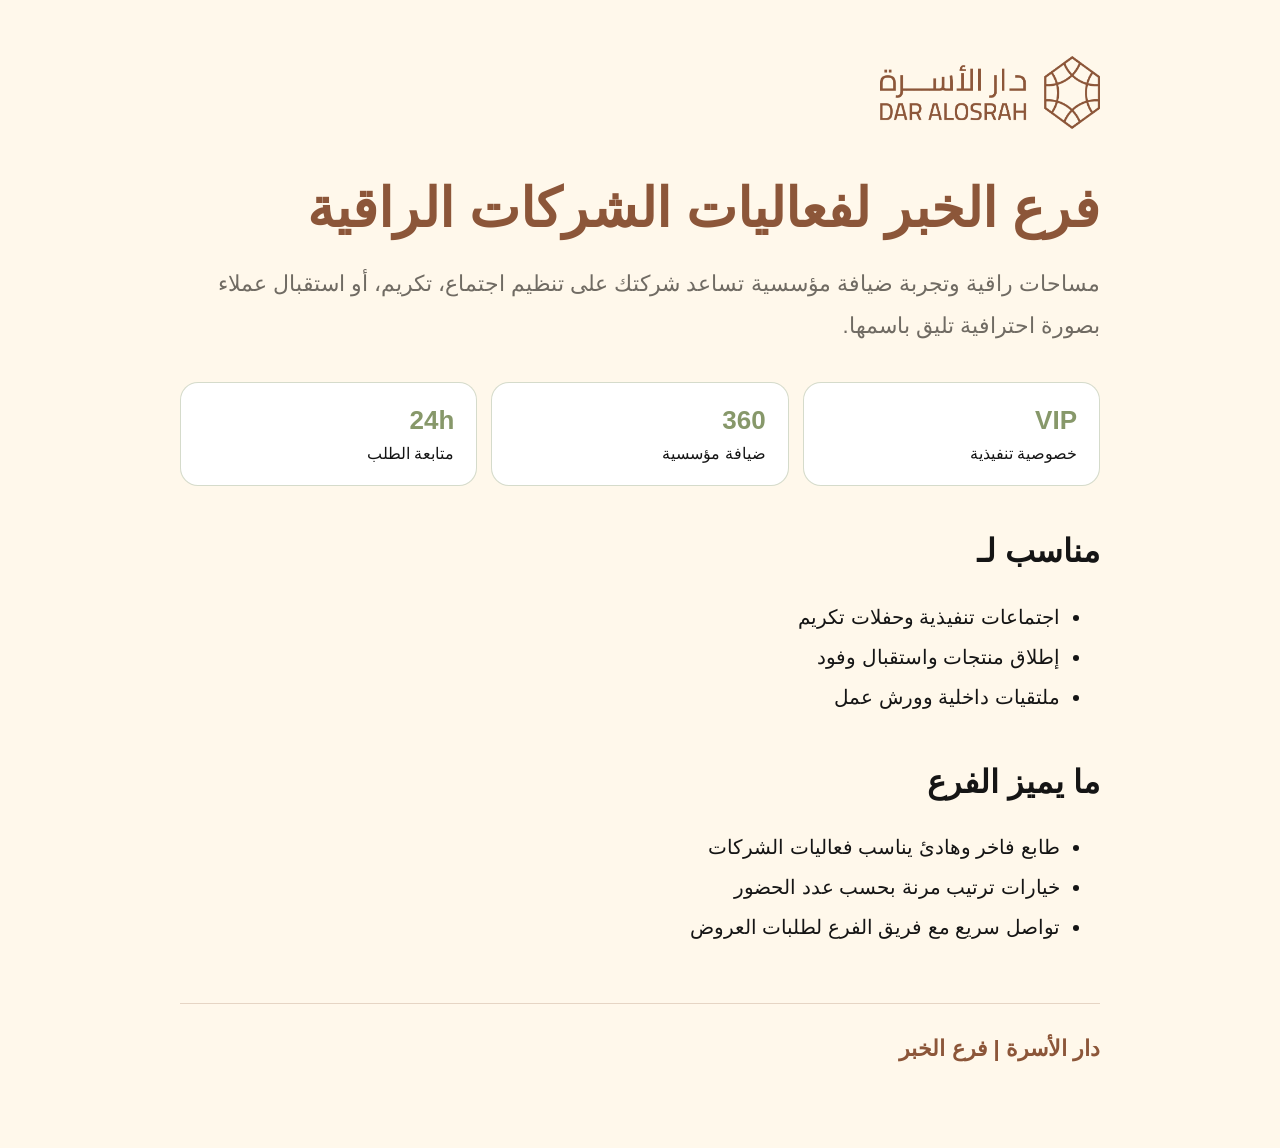
<file: profiles/profile-khobar.html>
<!DOCTYPE html>
<html lang="ar" dir="rtl">
<head>
<meta charset="UTF-8">
<meta name="viewport" content="width=device-width, initial-scale=1.0">
<title>بروفايل دار الأسرة | فرع الخبر</title>
<style>
  body{margin:0;font-family:Arial,sans-serif;background:#fff8eb;color:#151515}
  .profile{max-width:920px;margin:0 auto;padding:56px 32px}
  img{width:220px;display:block;margin-bottom:48px}
  h1{font-size:54px;line-height:1.15;margin:0 0 24px;color:#8c5639}
  p{font-size:22px;line-height:1.9;color:#706b63}
  .grid{display:grid;grid-template-columns:repeat(3,1fr);gap:14px;margin:36px 0}
  .card{padding:22px;border:1px solid rgba(135,152,106,.35);border-radius:18px;background:white}
  .card strong{display:block;font-size:26px;color:#87986A;margin-bottom:8px}
  h2{font-size:32px;margin-top:46px}
  ul{font-size:20px;line-height:2}
  .footer{margin-top:56px;padding-top:24px;border-top:1px solid rgba(140,86,57,.22);color:#8c5639;font-weight:700}
</style>
</head>
<body>
<main class="profile">
  <img src="../assets/dar-alosrah-logo.png" alt="دار الأسرة">
  <h1>فرع الخبر لفعاليات الشركات الراقية</h1>
  <p>مساحات راقية وتجربة ضيافة مؤسسية تساعد شركتك على تنظيم اجتماع، تكريم، أو استقبال عملاء بصورة احترافية تليق باسمها.</p>
  <section class="grid" aria-label="مزايا مختصرة">
    <div class="card"><strong>VIP</strong><span>خصوصية تنفيذية</span></div>
    <div class="card"><strong>360</strong><span>ضيافة مؤسسية</span></div>
    <div class="card"><strong>24h</strong><span>متابعة الطلب</span></div>
  </section>
  <h2>مناسب لـ</h2>
  <ul>
    <li>اجتماعات تنفيذية وحفلات تكريم</li>
    <li>إطلاق منتجات واستقبال وفود</li>
    <li>ملتقيات داخلية وورش عمل</li>
  </ul>
  <h2>ما يميز الفرع</h2>
  <ul>
    <li>طابع فاخر وهادئ يناسب فعاليات الشركات</li>
    <li>خيارات ترتيب مرنة بحسب عدد الحضور</li>
    <li>تواصل سريع مع فريق الفرع لطلبات العروض</li>
  </ul>
  <p class="footer">دار الأسرة | فرع الخبر</p>
</main>
</body>
</html>
</file>
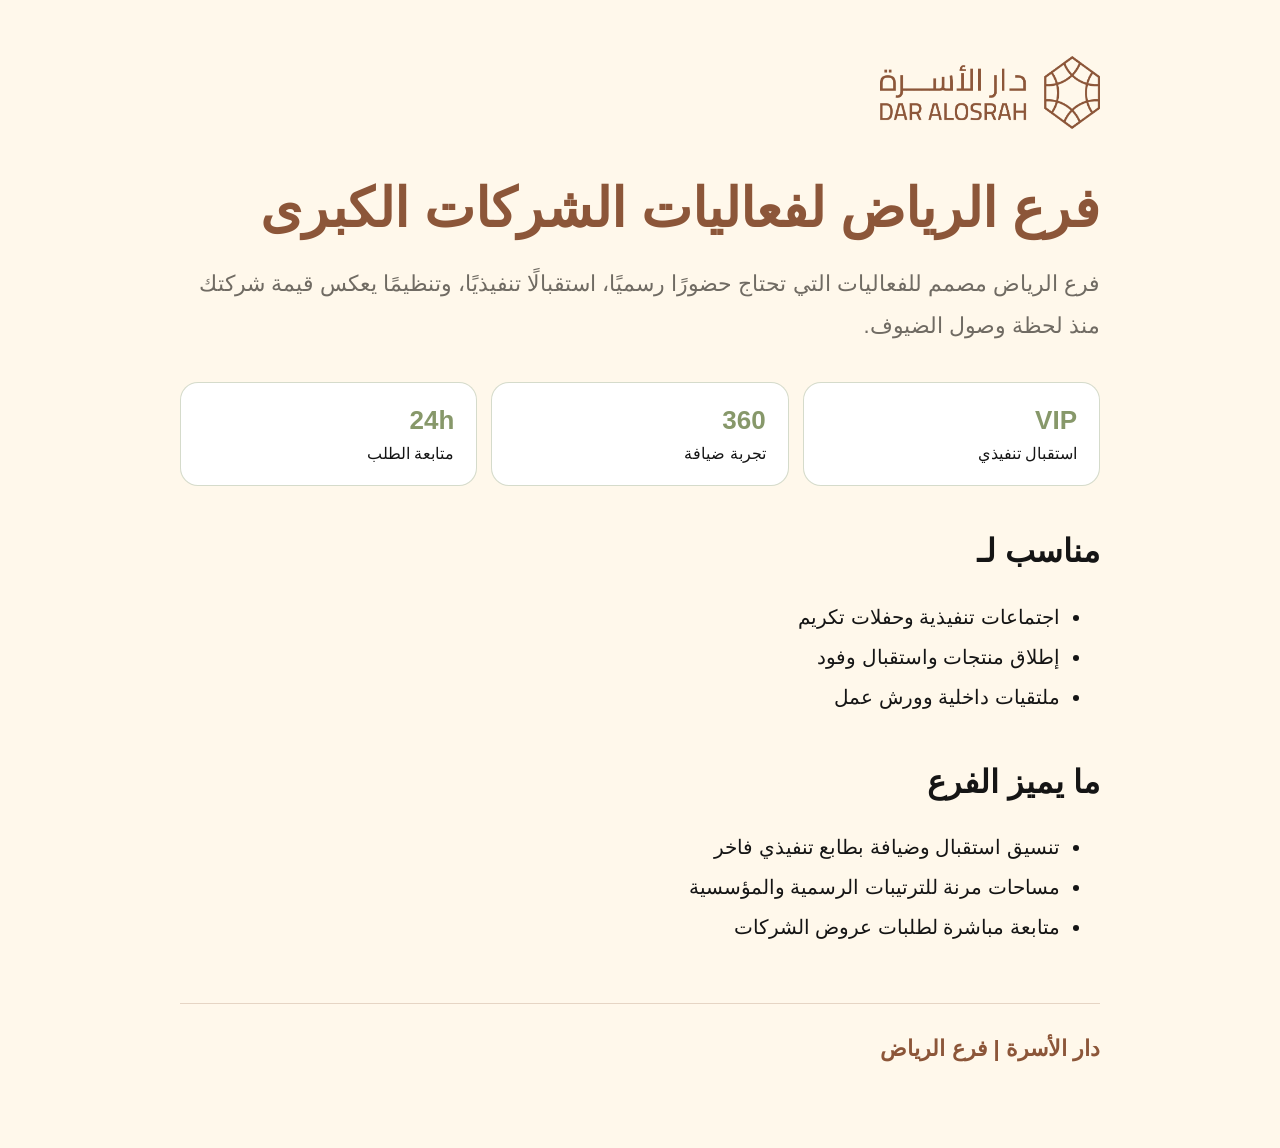
<file: profiles/profile-riyadh.html>
<!DOCTYPE html>
<html lang="ar" dir="rtl">
<head>
<meta charset="UTF-8">
<meta name="viewport" content="width=device-width, initial-scale=1.0">
<title>بروفايل دار الأسرة | فرع الرياض</title>
<style>
  body{margin:0;font-family:Arial,sans-serif;background:#fff8eb;color:#151515}
  .profile{max-width:920px;margin:0 auto;padding:56px 32px}
  img{width:220px;display:block;margin-bottom:48px}
  h1{font-size:54px;line-height:1.15;margin:0 0 24px;color:#8c5639}
  p{font-size:22px;line-height:1.9;color:#706b63}
  .grid{display:grid;grid-template-columns:repeat(3,1fr);gap:14px;margin:36px 0}
  .card{padding:22px;border:1px solid rgba(135,152,106,.35);border-radius:18px;background:white}
  .card strong{display:block;font-size:26px;color:#87986A;margin-bottom:8px}
  h2{font-size:32px;margin-top:46px}
  ul{font-size:20px;line-height:2}
  .footer{margin-top:56px;padding-top:24px;border-top:1px solid rgba(140,86,57,.22);color:#8c5639;font-weight:700}
</style>
</head>
<body>
<main class="profile">
  <img src="../assets/dar-alosrah-logo.png" alt="دار الأسرة">
  <h1>فرع الرياض لفعاليات الشركات الكبرى</h1>
  <p>فرع الرياض مصمم للفعاليات التي تحتاج حضورًا رسميًا، استقبالًا تنفيذيًا، وتنظيمًا يعكس قيمة شركتك منذ لحظة وصول الضيوف.</p>
  <section class="grid" aria-label="مزايا مختصرة">
    <div class="card"><strong>VIP</strong><span>استقبال تنفيذي</span></div>
    <div class="card"><strong>360</strong><span>تجربة ضيافة</span></div>
    <div class="card"><strong>24h</strong><span>متابعة الطلب</span></div>
  </section>
  <h2>مناسب لـ</h2>
  <ul>
    <li>اجتماعات تنفيذية وحفلات تكريم</li>
    <li>إطلاق منتجات واستقبال وفود</li>
    <li>ملتقيات داخلية وورش عمل</li>
  </ul>
  <h2>ما يميز الفرع</h2>
  <ul>
    <li>تنسيق استقبال وضيافة بطابع تنفيذي فاخر</li>
    <li>مساحات مرنة للترتيبات الرسمية والمؤسسية</li>
    <li>متابعة مباشرة لطلبات عروض الشركات</li>
  </ul>
  <p class="footer">دار الأسرة | فرع الرياض</p>
</main>
</body>
</html>
</file>
<file: assets/styles.css>
@import url('https://fonts.googleapis.com/css2?family=Cairo:wght@400;500;700;800&display=swap');

:root{
  --terracotta:#8c5639;
  --terracotta-dark:#5e3526;
  --palm:#87986A;
  --palm-dark:#5f6d49;
  --ivory:#fff8eb;
  --sand:#f3eadc;
  --ink:#8c5639;
  --text:#2b2b2b;
  --muted:#706b63;
  --line:rgba(94,53,38,.16);
  --white:#ffffff;
  --shadow:0 24px 70px rgba(49,32,21,.16);
}

*{
  margin:0;
  padding:0;
  box-sizing:border-box;
}

html{
  scroll-behavior:smooth;
}

body{
  font-family:'Cairo',sans-serif;
  background:var(--ivory);
  color:var(--text);
  overflow-x:hidden;
}

body::before{
  content:"";
  position:fixed;
  inset:0;
  pointer-events:none;
  z-index:-1;
  background:
    linear-gradient(115deg, rgba(140,86,57,.08), transparent 34%),
    radial-gradient(circle at 12% 28%, rgba(135,152,106,.16), transparent 26%),
    linear-gradient(180deg, var(--ivory), #fff);
}

img{
  display:block;
  width:100%;
}

a{
  color:inherit;
}

.header{
  position:fixed;
  top:18px;
  left:50%;
  z-index:100;
  width:min(1120px, calc(100% - 36px));
  height:78px;
  transform:translateX(-50%);
  display:flex;
  justify-content:space-between;
  align-items:center;
  padding:0 18px 0 24px;
  background:rgba(255,248,235,.76);
  backdrop-filter:blur(18px);
  border:1px solid var(--line);
  border-radius:999px;
  box-shadow:0 18px 44px rgba(49,32,21,.08);
  transition:height .35s ease, background .35s ease, box-shadow .35s ease, top .35s ease;
}

.header.is-scrolled{
  top:10px;
  height:66px;
  background:rgba(255,255,255,.82);
  box-shadow:0 16px 40px rgba(49,32,21,.13);
}

.logo{
  display:inline-flex;
  align-items:center;
  text-decoration:none;
}

.logo img{
  width:auto;
  height:52px;
  max-width:220px;
  object-fit:contain;
  transition:height .35s ease, transform .35s ease;
}

.header.is-scrolled .logo img{
  height:44px;
}

.logo:hover img{
  transform:scale(1.04);
}

.nav{
  display:flex;
  align-items:center;
  gap:8px;
}

.nav a{
  position:relative;
  min-width:86px;
  padding:12px 16px;
  text-align:center;
  text-decoration:none;
  color:var(--text);
  font-size:15px;
  font-weight:800;
  border-radius:999px;
  transition:color .25s ease, background .25s ease, transform .25s ease;
}

.nav a:hover{
  color:var(--palm-dark);
  background:rgba(135,152,106,.16);
  transform:translateY(-2px);
}

.menu-toggle{
  display:none;
  width:44px;
  height:44px;
  border:0;
  border-radius:50%;
  background:var(--palm);
  cursor:pointer;
}

.menu-toggle span{
  display:block;
  width:18px;
  height:2px;
  margin:5px auto;
  background:white;
  border-radius:2px;
  transition:transform .25s ease;
}

.menu-toggle.is-open span:first-child{
  transform:translateY(3.5px) rotate(45deg);
}

.menu-toggle.is-open span:last-child{
  transform:translateY(-3.5px) rotate(-45deg);
}

.hero{
  position:relative;
  min-height:100vh;
  display:grid;
  align-items:center;
  grid-template-columns:minmax(0, 1fr) 340px;
  gap:48px;
  padding:132px 6% 72px;
  overflow:hidden;
  isolation:isolate;
}

.hero-image{
  position:absolute;
  inset:0;
  z-index:-3;
  height:100%;
  object-fit:cover;
  transform:scale(1.05);
  animation:heroZoom 16s ease-in-out infinite alternate;
}

.hero-overlay{
  position:absolute;
  inset:0;
  z-index:-2;
  background:
    linear-gradient(90deg, rgba(255,248,235,.28), rgba(255,248,235,.92) 54%, rgba(255,248,235,.98)),
    linear-gradient(180deg, rgba(21,21,21,.14), transparent 45%, rgba(255,248,235,.88));
}

.hero::after{
  content:"";
  position:absolute;
  right:6%;
  bottom:56px;
  z-index:-1;
  width:44%;
  height:1px;
  background:linear-gradient(90deg, transparent, rgba(140,86,57,.42), transparent);
}

.hero-content{
  position:relative;
  z-index:2;
  max-width:800px;
  animation:heroContentIn .85s ease both;
}

.kicker,
.section-heading span,
.branch-content span,
.cta-inner span{
  display:inline-flex;
  align-items:center;
  gap:10px;
  margin-bottom:20px;
  font-size:14px;
  font-weight:800;
  color:var(--terracotta-dark);
}

.kicker::before,
.section-heading span::before,
.branch-content span::before,
.cta-inner span::before{
  content:"";
  width:34px;
  height:2px;
  background:var(--palm);
}

.hero h1{
  max-width:760px;
  font-size:clamp(44px, 7vw, 96px);
  line-height:1.08;
  font-weight:800;
  color:var(--ink);
  text-wrap:balance;
}

.description{
  max-width:620px;
  margin:28px 0 34px;
  font-size:19px;
  line-height:2;
  color:var(--muted);
}

.hero-actions,
.buttons,
.cta-buttons{
  display:flex;
  gap:14px;
  flex-wrap:wrap;
}

.btn-primary,
.btn-ghost,
.buttons a,
.cta-buttons a{
  position:relative;
  min-height:54px;
  padding:0 26px;
  display:inline-flex;
  align-items:center;
  justify-content:center;
  overflow:hidden;
  border-radius:999px;
  text-decoration:none;
  font-weight:800;
  transition:transform .25s ease, box-shadow .25s ease, border-color .25s ease, background .25s ease;
}

.btn-primary,
.buttons a:first-child,
.cta-buttons a{
  background:var(--terracotta);
  color:white;
  box-shadow:0 16px 34px rgba(140,86,57,.25);
}

.btn-ghost,
.buttons a:last-child{
  border:1px solid rgba(135,152,106,.48);
  color:var(--palm-dark);
  background:rgba(255,255,255,.45);
}

.btn-primary:hover,
.btn-ghost:hover,
.buttons a:hover,
.cta-buttons a:hover{
  transform:translateY(-3px);
  box-shadow:0 20px 42px rgba(94,53,38,.2);
}

.hero-panel{
  align-self:end;
  display:grid;
  gap:12px;
  padding:16px;
  border:1px solid rgba(255,255,255,.58);
  border-radius:28px;
  background:rgba(255,255,255,.55);
  backdrop-filter:blur(18px);
  box-shadow:var(--shadow);
  animation:heroContentIn .85s .12s ease both;
}

.hero-panel div{
  display:flex;
  justify-content:space-between;
  align-items:center;
  gap:18px;
  padding:18px;
  border-radius:20px;
  background:rgba(255,248,235,.68);
  border:1px solid rgba(135,152,106,.22);
}

.hero-panel strong{
  color:var(--palm-dark);
  font-size:28px;
  line-height:1;
}

.hero-panel span{
  color:var(--muted);
  font-weight:800;
}

.statement{
  padding:118px 6%;
  background:linear-gradient(180deg, #fff, var(--sand));
}

.statement p{
  max-width:1050px;
  font-size:clamp(28px, 4vw, 52px);
  line-height:1.7;
  font-weight:800;
  color:var(--ink);
  text-wrap:balance;
}

.experience-video{
  padding:0 6% 128px;
  background:var(--sand);
  display:grid;
  grid-template-columns:repeat(2, minmax(0, 1fr));
  gap:24px;
}

.video-frame{
  position:relative;
  aspect-ratio:16 / 9;
  overflow:hidden;
  border-radius:34px;
  background:var(--terracotta);
  box-shadow:var(--shadow);
}

.video-frame iframe{
  position:absolute;
  inset:0;
  width:100%;
  height:100%;
  border:0;
}

.branches{
  padding:124px 6% 56px;
  background:white;
}

.section-heading{
  max-width:720px;
  margin-bottom:72px;
}

.section-heading h2{
  color:var(--ink);
  font-size:clamp(34px, 4vw, 62px);
  line-height:1.25;
  font-weight:800;
}

.branch-grid{
  display:grid;
  grid-template-columns:1.1fr .9fr;
  gap:64px;
  align-items:center;
  margin-bottom:118px;
}

.reverse{
  direction:ltr;
}

.reverse .branch-content{
  direction:rtl;
}

.branch-image{
  position:relative;
  overflow:hidden;
  border-radius:30px;
  box-shadow:var(--shadow);
}

.branch-image::after{
  content:"";
  position:absolute;
  inset:0;
  background:linear-gradient(180deg, transparent, rgba(21,21,21,.16));
  opacity:.7;
}

.branch-image img{
  height:680px;
  object-fit:cover;
  transition:transform .75s ease, filter .75s ease;
}

.branch-grid:hover .branch-image img{
  transform:scale(1.06);
  filter:saturate(1.08) contrast(1.03);
}

.branch-content{
  max-width:540px;
}

.branch-content h3{
  margin:14px 0 24px;
  color:var(--ink);
  font-size:clamp(36px, 4.4vw, 66px);
  line-height:1.18;
  font-weight:800;
  text-wrap:balance;
}

.branch-content p{
  max-width:520px;
  color:var(--muted);
  font-size:18px;
  line-height:2;
}

.buttons{
  margin-top:34px;
}

.experience-statement{
  position:relative;
  overflow:hidden;
  padding:172px 6%;
  background:var(--terracotta-dark);
  color:white;
}

.experience-statement::after{
  content:"";
  position:absolute;
  inset:auto 6% 0 auto;
  width:300px;
  height:300px;
  border:1px solid rgba(255,255,255,.2);
  border-radius:50%;
  transform:translateY(42%);
}

.experience-statement h2{
  position:relative;
  z-index:1;
  max-width:920px;
  font-size:clamp(42px, 6vw, 86px);
  line-height:1.48;
  font-weight:800;
}

.marquee{
  position:absolute;
  top:34px;
  right:0;
  display:flex;
  gap:30px;
  min-width:200%;
  color:rgba(255,255,255,.12);
  font-size:72px;
  font-weight:800;
  white-space:nowrap;
  animation:marquee 24s linear infinite;
}

.gallery-section{
  padding:118px 6%;
  background:white;
}

.gallery-category{
  display:grid;
  gap:24px;
  margin-top:56px;
}

.gallery-category + .gallery-category{
  margin-top:82px;
}

.gallery-category-header{
  display:flex;
  justify-content:space-between;
  align-items:end;
  gap:24px;
}

.gallery-category-header span{
  display:inline-flex;
  align-items:center;
  gap:10px;
  color:var(--terracotta-dark);
  font-size:14px;
  font-weight:800;
  white-space:nowrap;
}

.gallery-category-header span::before{
  content:"";
  width:34px;
  height:2px;
  background:var(--palm);
}

.gallery-category-header h3{
  max-width:620px;
  color:var(--ink);
  font-size:clamp(28px, 3.6vw, 52px);
  line-height:1.2;
  font-weight:800;
  text-align:left;
}

.gallery-grid{
  display:grid;
  grid-template-columns:1.1fr .9fr .9fr;
  gap:18px;
}

.gallery-grid figure{
  position:relative;
  overflow:hidden;
  min-height:430px;
  border-radius:24px;
  background:var(--sand);
  box-shadow:0 18px 48px rgba(49,32,21,.1);
}

.gallery-grid figure:first-child{
  min-height:520px;
}

.gallery-grid img{
  height:100%;
  object-fit:cover;
  transition:transform .7s ease, filter .7s ease;
}

.gallery-grid figure:hover img{
  transform:scale(1.06);
  filter:saturate(1.05);
}

.gallery-more-actions{
  display:flex;
  justify-content:center;
  margin-top:56px;
}

.gallery-more-actions a{
  min-height:56px;
  padding:0 32px;
  display:inline-flex;
  align-items:center;
  justify-content:center;
  border-radius:999px;
  background:var(--terracotta);
  color:white;
  text-decoration:none;
  font-weight:800;
  box-shadow:0 16px 34px rgba(140,86,57,.2);
  transition:transform .25s ease, box-shadow .25s ease;
}

.gallery-more-actions a:hover{
  transform:translateY(-3px);
  box-shadow:0 20px 42px rgba(94,53,38,.2);
}

.clients-section{
  scroll-margin-top:110px;
  padding:118px 6%;
  background:linear-gradient(180deg, var(--sand), #fff);
}

.clients-intro{
  max-width:780px;
  margin-top:-38px;
  margin-bottom:42px;
}

.clients-intro p{
  color:var(--muted);
  font-size:18px;
  line-height:2;
}

.clients-logo-grid{
  display:grid;
  grid-template-columns:repeat(4, minmax(0, 1fr));
  gap:16px;
}

.client-logo-card{
  min-height:178px;
  display:flex;
  align-items:center;
  justify-content:center;
  padding:28px;
  border:1px solid rgba(135,152,106,.24);
  border-radius:24px;
  background:rgba(255,255,255,.82);
  box-shadow:0 18px 48px rgba(49,32,21,.08);
  transition:transform .25s ease, box-shadow .25s ease, border-color .25s ease, background .25s ease;
}

.client-logo-card:hover{
  transform:translateY(-5px);
  border-color:rgba(135,152,106,.46);
  background:white;
  box-shadow:0 24px 58px rgba(49,32,21,.12);
}

.client-logo-card img{
  width:100%;
  height:96px;
  object-fit:contain;
}

.gallery-page-hero{
  min-height:76vh;
  display:grid;
  align-items:end;
  padding:140px 6% 70px;
  background:
    linear-gradient(rgba(255,248,235,.88), rgba(255,248,235,.96)),
    url('gallery-ceremony.jpg?v=kh-lounge') center/cover;
}

.gallery-page-section{
  padding:104px 6% 128px;
  background:white;
}

.all-gallery-grid{
  display:grid;
  grid-template-columns:repeat(4, minmax(0, 1fr));
  gap:18px;
}

.all-gallery-grid figure{
  overflow:hidden;
  min-height:360px;
  border-radius:24px;
  background:var(--sand);
  box-shadow:0 18px 48px rgba(49,32,21,.1);
}

.all-gallery-grid img{
  height:100%;
  object-fit:cover;
  transition:transform .7s ease, filter .7s ease;
}

.all-gallery-grid figure:hover img{
  transform:scale(1.06);
  filter:saturate(1.05);
}

.cta{
  padding:132px 6%;
  text-align:center;
  background:
    linear-gradient(rgba(255,248,235,.9), rgba(255,248,235,.96)),
    url('https://images.unsplash.com/photo-1511578314322-379afb476865?q=80&w=1800&auto=format&fit=crop') center/cover;
}

.cta-inner{
  max-width:900px;
  margin:0 auto;
}

.cta-inner span{
  justify-content:center;
}

.cta h2{
  margin-bottom:38px;
  color:var(--ink);
  font-size:clamp(36px, 5vw, 68px);
  line-height:1.25;
  font-weight:800;
}

.cta-buttons{
  justify-content:center;
}

.whatsapp{
  position:fixed;
  left:22px;
  bottom:22px;
  z-index:999;
  min-height:56px;
  padding:0 24px;
  display:none;
  align-items:center;
  justify-content:center;
  background:var(--ink);
  color:white;
  border-radius:999px;
  text-decoration:none;
  font-weight:800;
  box-shadow:0 16px 34px rgba(0,0,0,.22);
  transition:transform .25s ease, background .25s ease;
}

.whatsapp:hover{
  transform:translateY(-4px);
  background:#1f6f48;
}

.branch-page-hero{
  position:relative;
  min-height:100vh;
  display:grid;
  grid-template-columns:minmax(0, 1fr) 330px;
  align-items:end;
  gap:42px;
  padding:140px 6% 70px;
  overflow:hidden;
  isolation:isolate;
  background:var(--ivory);
}

.branch-page-image{
  position:absolute;
  inset:0;
  z-index:-3;
  height:100%;
  object-fit:cover;
}

.branch-page-hero::before{
  content:"";
  position:absolute;
  inset:0;
  z-index:-2;
  background:rgba(255,248,235,.84);
}

.branch-page-hero::after{
  content:"";
  position:absolute;
  inset:auto 6% 44px 6%;
  z-index:-1;
  height:1px;
  background:rgba(135,152,106,.44);
}

.branch-page-content{
  max-width:830px;
  animation:heroContentIn .85s ease both;
}

.branch-page-content h1{
  max-width:860px;
  color:var(--ink);
  font-size:clamp(46px, 7vw, 98px);
  line-height:1.08;
  font-weight:800;
  text-wrap:balance;
}

.branch-stats{
  align-self:end;
  display:grid;
  gap:12px;
  padding:16px;
  border:1px solid rgba(135,152,106,.22);
  border-radius:28px;
  background:rgba(255,255,255,.62);
  backdrop-filter:blur(18px);
  box-shadow:var(--shadow);
  animation:heroContentIn .85s .12s ease both;
}

.branch-stats div{
  display:grid;
  gap:8px;
  padding:18px;
  border:1px solid rgba(135,152,106,.2);
  border-radius:20px;
  background:rgba(255,248,235,.7);
}

.branch-stats strong{
  color:var(--palm-dark);
  font-size:30px;
  line-height:1;
}

.branch-stats span{
  color:var(--muted);
  font-weight:800;
}

.branch-detail-section,
.branch-media-section,
.lead-section{
  padding:118px 6%;
}

.branch-detail-section{
  display:grid;
  grid-template-columns:1fr .86fr;
  gap:70px;
  align-items:start;
  background:white;
}

.branch-detail-section span,
.lead-section span{
  display:inline-flex;
  align-items:center;
  gap:10px;
  margin-bottom:18px;
  color:var(--terracotta-dark);
  font-size:14px;
  font-weight:800;
}

.branch-detail-section span::before,
.lead-section span::before{
  content:"";
  width:34px;
  height:2px;
  background:var(--palm);
}

.branch-detail-section h2,
.lead-section h2{
  max-width:780px;
  color:var(--ink);
  font-size:clamp(34px, 4.6vw, 68px);
  line-height:1.22;
  font-weight:800;
  text-wrap:balance;
}

.branch-detail-section p,
.lead-section p{
  max-width:640px;
  margin-top:22px;
  color:var(--muted);
  font-size:18px;
  line-height:2;
}

.feature-list-modern{
  display:grid;
  gap:14px;
}

.feature-list-modern p{
  position:relative;
  max-width:none;
  margin:0;
  padding:22px 24px;
  border:1px solid rgba(135,152,106,.24);
  border-radius:22px;
  background:var(--ivory);
  color:var(--text);
  font-weight:800;
}

.feature-list-modern p::before{
  content:"";
  display:inline-block;
  width:10px;
  height:10px;
  margin-left:12px;
  border-radius:50%;
  background:var(--palm);
}

.branch-media-section{
  background:var(--sand);
}

.media-showcase{
  display:grid;
  grid-template-columns:1.1fr .9fr;
  gap:34px;
  align-items:stretch;
}

.media-showcase img{
  height:560px;
  object-fit:cover;
  border-radius:28px;
  box-shadow:var(--shadow);
}

.media-showcase > div{
  padding:34px;
  border:1px solid rgba(135,152,106,.24);
  border-radius:28px;
  background:white;
}

.media-showcase h3{
  margin-bottom:22px;
  color:var(--ink);
  font-size:34px;
  font-weight:800;
}

.tag-grid{
  display:grid;
  grid-template-columns:repeat(2, minmax(0, 1fr));
  gap:12px;
}

.tag-grid span{
  min-height:58px;
  display:flex;
  align-items:center;
  justify-content:center;
  padding:12px;
  border:1px solid rgba(135,152,106,.28);
  border-radius:999px;
  color:var(--palm-dark);
  background:var(--ivory);
  font-weight:800;
  text-align:center;
}

.lead-section{
  display:grid;
  grid-template-columns:.78fr 1fr;
  gap:56px;
  align-items:start;
  background:white;
}

.lead-form-modern{
  display:grid;
  grid-template-columns:repeat(2, minmax(0, 1fr));
  gap:14px;
  padding:24px;
  border:1px solid rgba(135,152,106,.24);
  border-radius:28px;
  background:var(--ivory);
  box-shadow:var(--shadow);
}

.lead-form-modern label{
  display:grid;
  gap:9px;
  color:var(--ink);
  font-size:14px;
  font-weight:800;
}

.lead-form-modern .full,
.form-submit,
.form-note{
  grid-column:1 / -1;
}

.lead-form-modern input,
.lead-form-modern select,
.lead-form-modern textarea{
  width:100%;
  min-height:54px;
  border:1px solid rgba(94,53,38,.16);
  border-radius:16px;
  padding:0 16px;
  background:white;
  color:var(--text);
  font:inherit;
  outline:none;
  transition:border-color .25s ease, box-shadow .25s ease;
}

.lead-form-modern textarea{
  min-height:130px;
  padding-top:14px;
  resize:vertical;
}

.lead-form-modern input:focus,
.lead-form-modern select:focus,
.lead-form-modern textarea:focus{
  border-color:var(--palm);
  box-shadow:0 0 0 4px rgba(135,152,106,.16);
}

.form-submit{
  border:0;
  cursor:pointer;
}

.form-note{
  min-height:28px;
  margin:0;
  color:var(--palm-dark);
  font-weight:800;
}

.site-footer{
  display:grid;
  grid-template-columns:1.1fr .62fr .62fr .78fr;
  gap:44px;
  padding:72px 6% 30px;
  background:var(--palm);
  color:white;
}

.footer-brand img{
  width:220px;
  height:auto;
  margin-bottom:24px;
  filter:brightness(0) invert(1);
}

.footer-brand p{
  max-width:430px;
  color:rgba(255,255,255,.82);
  font-size:17px;
  line-height:1.9;
}

.footer-links,
.footer-social,
.footer-contact{
  display:grid;
  align-content:start;
  gap:12px;
}

.footer-contact{
  min-width:230px;
}

.footer-links h3,
.footer-social h3,
.footer-contact h3{
  margin-bottom:12px;
  color:white;
  font-size:18px;
  font-weight:800;
}

.footer-links a,
.footer-contact a{
  width:max-content;
  color:rgba(255,255,255,.78);
  text-decoration:none;
  font-weight:800;
  transition:color .25s ease, transform .25s ease;
}

.footer-branch-contact{
  display:grid;
  gap:8px;
  padding:14px 0;
  border-top:1px solid rgba(255,255,255,.16);
}

.footer-branch-contact strong{
  color:white;
  font-size:15px;
  font-weight:800;
}

.footer-branch-contact a{
  width:max-content;
  white-space:nowrap;
}

.footer-branch-contact a[href^="tel:"] bdi{
  display:inline-block;
  direction:ltr;
  text-align:left;
  font-variant-numeric:tabular-nums;
}

.footer-links a:hover,
.footer-contact a:hover{
  color:white;
  transform:translateX(-4px);
}

.social-links{
  display:flex;
  gap:8px;
  flex-wrap:wrap;
}

.social-links a{
  width:36px;
  height:36px;
  display:grid;
  place-items:center;
  border:1px solid rgba(255,255,255,.28);
  border-radius:50%;
  color:white;
  background:rgba(255,255,255,.08);
  text-decoration:none;
  font-size:11px;
  font-weight:800;
  transition:background .25s ease, transform .25s ease, border-color .25s ease;
}

.social-links a:hover{
  transform:translateY(-4px);
  border-color:white;
  background:var(--terracotta);
}

.footer-bottom{
  grid-column:1 / -1;
  display:flex;
  justify-content:space-between;
  gap:16px;
  padding-top:26px;
  border-top:1px solid rgba(255,255,255,.2);
  color:rgba(255,255,255,.76);
  font-size:14px;
  font-weight:800;
}

.reveal{
  opacity:0;
  transform:translateY(34px);
  transition:opacity .8s ease, transform .8s ease;
}

.hero .reveal{
  opacity:1;
  transform:none;
}

.reveal.is-visible{
  opacity:1;
  transform:translateY(0);
}

.delay-1{
  transition-delay:.12s;
}

.delay-2{
  transition-delay:.24s;
}

@keyframes heroZoom{
  from{ transform:scale(1.05); }
  to{ transform:scale(1.12); }
}

@keyframes heroContentIn{
  from{
    opacity:0;
    transform:translateY(22px);
  }
  to{
    opacity:1;
    transform:translateY(0);
  }
}

@keyframes marquee{
  from{ transform:translateX(0); }
  to{ transform:translateX(50%); }
}

@media(max-width:980px){
  .header{
    width:calc(100% - 28px);
  }

  .menu-toggle{
    display:block;
  }

  .nav{
    position:absolute;
    top:calc(100% + 12px);
    left:0;
    right:0;
    display:grid;
    gap:6px;
    padding:12px;
    background:rgba(255,255,255,.94);
    border:1px solid var(--line);
    border-radius:24px;
    box-shadow:var(--shadow);
    opacity:0;
    transform:translateY(-10px);
    pointer-events:none;
    transition:opacity .25s ease, transform .25s ease;
  }

  .nav.is-open{
    opacity:1;
    transform:translateY(0);
    pointer-events:auto;
  }

  .nav a{
    width:100%;
  }

  .hero{
    min-height:auto;
    grid-template-columns:1fr;
    padding:124px 24px 56px;
  }

  .hero-panel{
    align-self:stretch;
  }

  .statement,
  .branches,
  .experience-statement,
  .clients-section,
  .cta{
    padding-left:24px;
    padding-right:24px;
  }

  .experience-video{
    padding-left:24px;
    padding-right:24px;
    grid-template-columns:1fr;
  }

  .branch-grid,
  .branch-grid.reverse{
    grid-template-columns:1fr;
    gap:34px;
    direction:rtl;
    margin-bottom:86px;
  }

  .branch-image img{
    height:460px;
  }

  .gallery-grid{
    grid-template-columns:1fr;
  }

  .all-gallery-grid{
    grid-template-columns:repeat(2, minmax(0, 1fr));
  }

  .clients-logo-grid{
    grid-template-columns:repeat(2, minmax(0, 1fr));
  }

  .client-logo-card:last-child:nth-child(odd){
    grid-column:1 / -1;
    width:min(100%, calc((100% - 16px) / 2));
    justify-self:center;
  }

  .gallery-category-header{
    display:grid;
  }

  .gallery-category-header h3{
    text-align:right;
  }

  .gallery-grid figure,
  .gallery-grid figure:first-child{
    min-height:340px;
  }

  .all-gallery-grid figure{
    min-height:320px;
  }

  .branch-page-hero,
  .branch-detail-section,
  .media-showcase,
  .lead-section,
  .site-footer{
    grid-template-columns:1fr;
  }

  .branch-page-hero{
    min-height:auto;
    padding:124px 24px 58px;
  }

  .branch-detail-section,
  .branch-media-section,
  .lead-section,
  .site-footer{
    padding:86px 24px;
  }

  .site-footer{
    gap:34px;
    padding-bottom:28px;
  }

  .footer-bottom{
    grid-column:auto;
  }

  .media-showcase img{
    height:420px;
  }
}

@media(max-width:560px){
  .header{
    top:10px;
    height:66px;
    padding:0 12px 0 14px;
  }

  .logo img{
    height:38px;
    max-width:170px;
  }

  .hero{
    padding-top:104px;
  }

  .hero h1{
    font-size:42px;
  }

  .description,
  .branch-content p{
    font-size:16px;
  }

  .btn-primary,
  .btn-ghost,
  .buttons a,
  .cta-buttons a{
    width:100%;
  }

  .hero-panel div{
    padding:15px;
  }

  .statement{
    padding-top:82px;
    padding-bottom:82px;
  }

  .experience-video{
    padding-bottom:84px;
  }

  .video-frame{
    border-radius:24px;
  }

  .branches{
    padding-top:84px;
  }

  .section-heading{
    margin-bottom:46px;
  }

  .branch-image{
    border-radius:22px;
  }

  .branch-image img{
    height:360px;
  }

  .experience-statement{
    padding-top:122px;
    padding-bottom:122px;
  }

  .marquee{
    font-size:46px;
  }

  .gallery-section{
    padding:84px 10px;
  }

  .clients-section{
    padding:84px 10px;
  }

  .clients-intro{
    margin-top:-24px;
  }

  .clients-logo-grid{
    grid-template-columns:repeat(2, minmax(0, 1fr));
    gap:10px;
  }

  .client-logo-card{
    min-height:132px;
    padding:18px;
    border-radius:18px;
  }

  .client-logo-card img{
    height:72px;
  }

  .client-logo-card:last-child:nth-child(odd){
    width:min(100%, calc((100% - 10px) / 2));
  }

  .gallery-category{
    margin-top:40px;
  }

  .gallery-category + .gallery-category{
    margin-top:58px;
  }

  .gallery-grid{
    gap:10px;
  }

  .gallery-grid figure{
    border-radius:18px;
  }

  .gallery-more-actions a{
    width:100%;
  }

  .gallery-page-hero{
    min-height:auto;
    padding:116px 24px 62px;
  }

  .gallery-page-section{
    padding:72px 10px 88px;
  }

  .all-gallery-grid{
    grid-template-columns:1fr;
    gap:10px;
  }

  .all-gallery-grid figure{
    min-height:280px;
    border-radius:18px;
  }

  .whatsapp{
    left:16px;
    bottom:16px;
    min-height:50px;
  }

  .branch-page-content h1{
    font-size:42px;
  }

  .branch-stats{
    border-radius:22px;
  }

  .lead-form-modern,
  .tag-grid{
    grid-template-columns:1fr;
  }

  .lead-form-modern{
    padding:16px;
    border-radius:22px;
  }

  .media-showcase img{
    height:320px;
    border-radius:22px;
  }

  .media-showcase > div{
    padding:22px;
    border-radius:22px;
  }

  .footer-brand img{
    width:180px;
  }

  .footer-bottom{
    flex-direction:column;
  }
}

@media(prefers-reduced-motion:reduce){
  *,
  *::before,
  *::after{
    animation-duration:.01ms !important;
    animation-iteration-count:1 !important;
    scroll-behavior:auto !important;
    transition-duration:.01ms !important;
  }

  .reveal{
    opacity:1;
    transform:none;
  }
}
</file>
